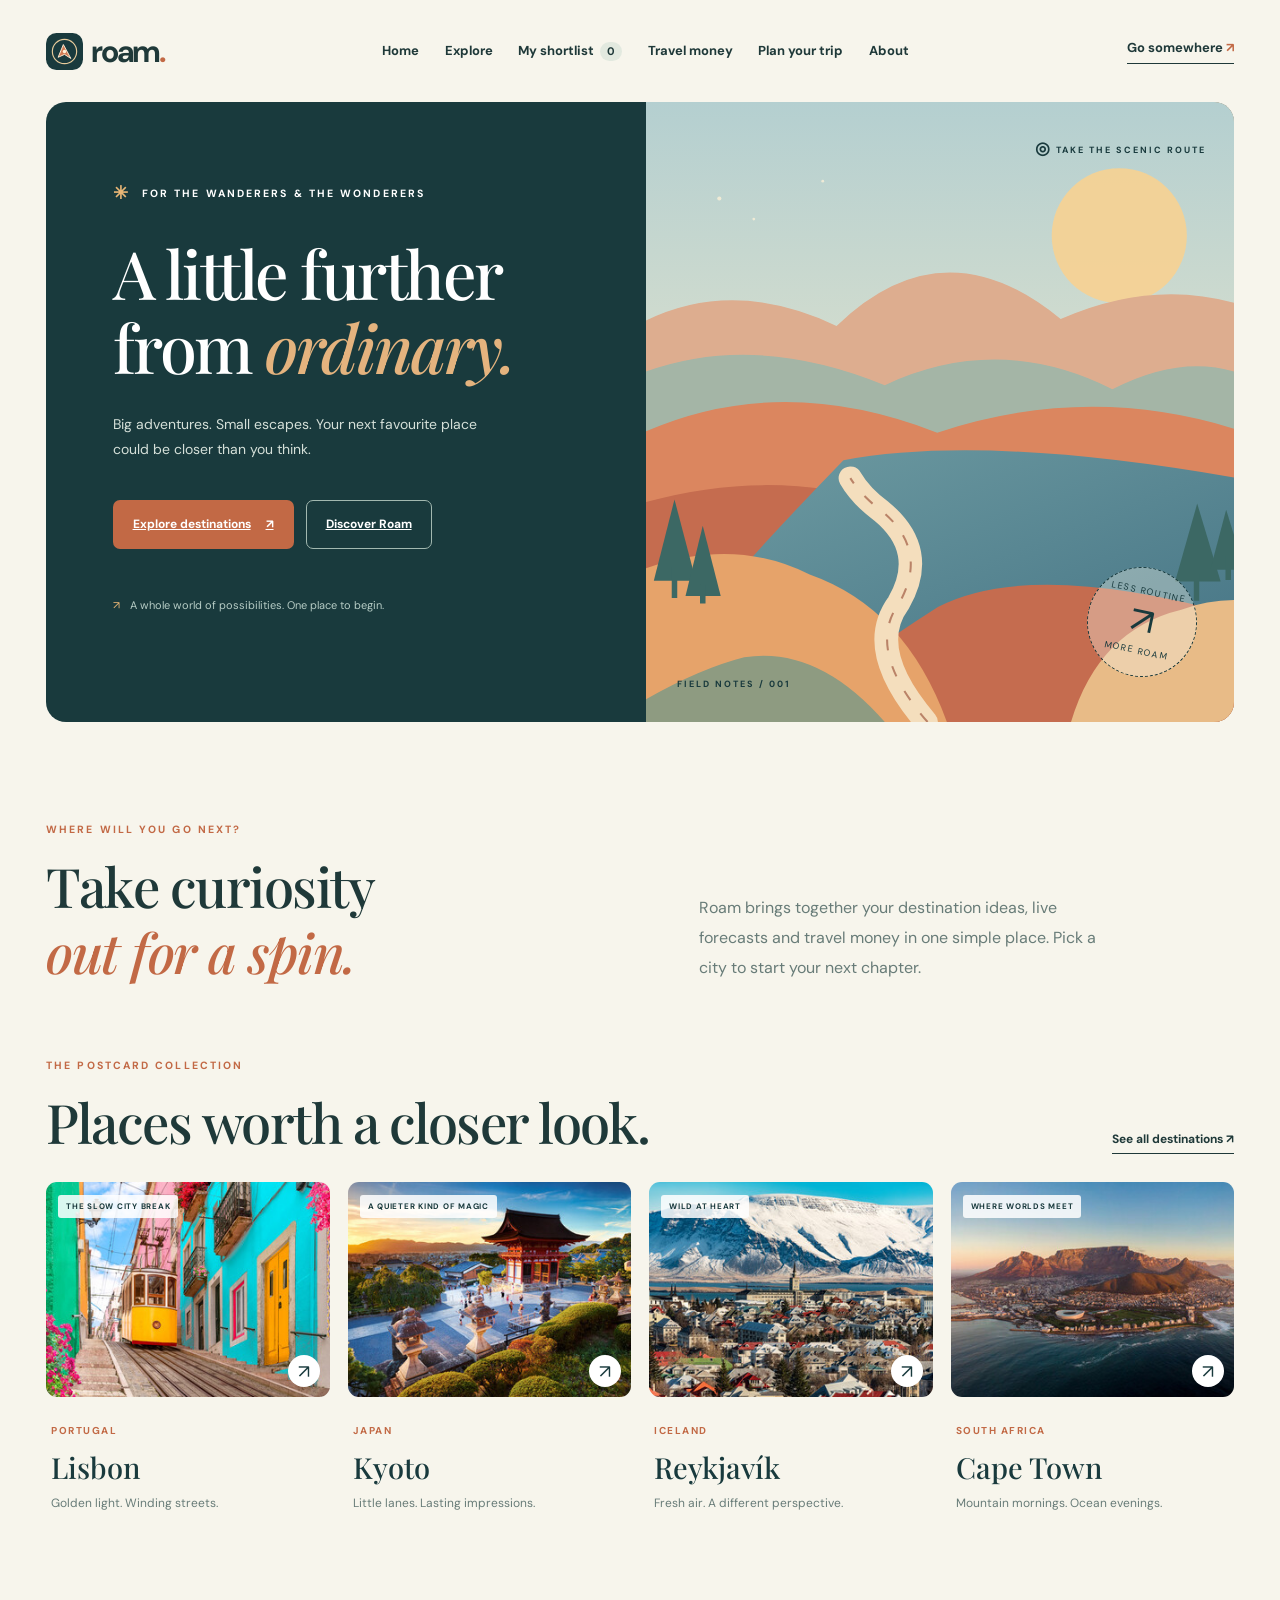
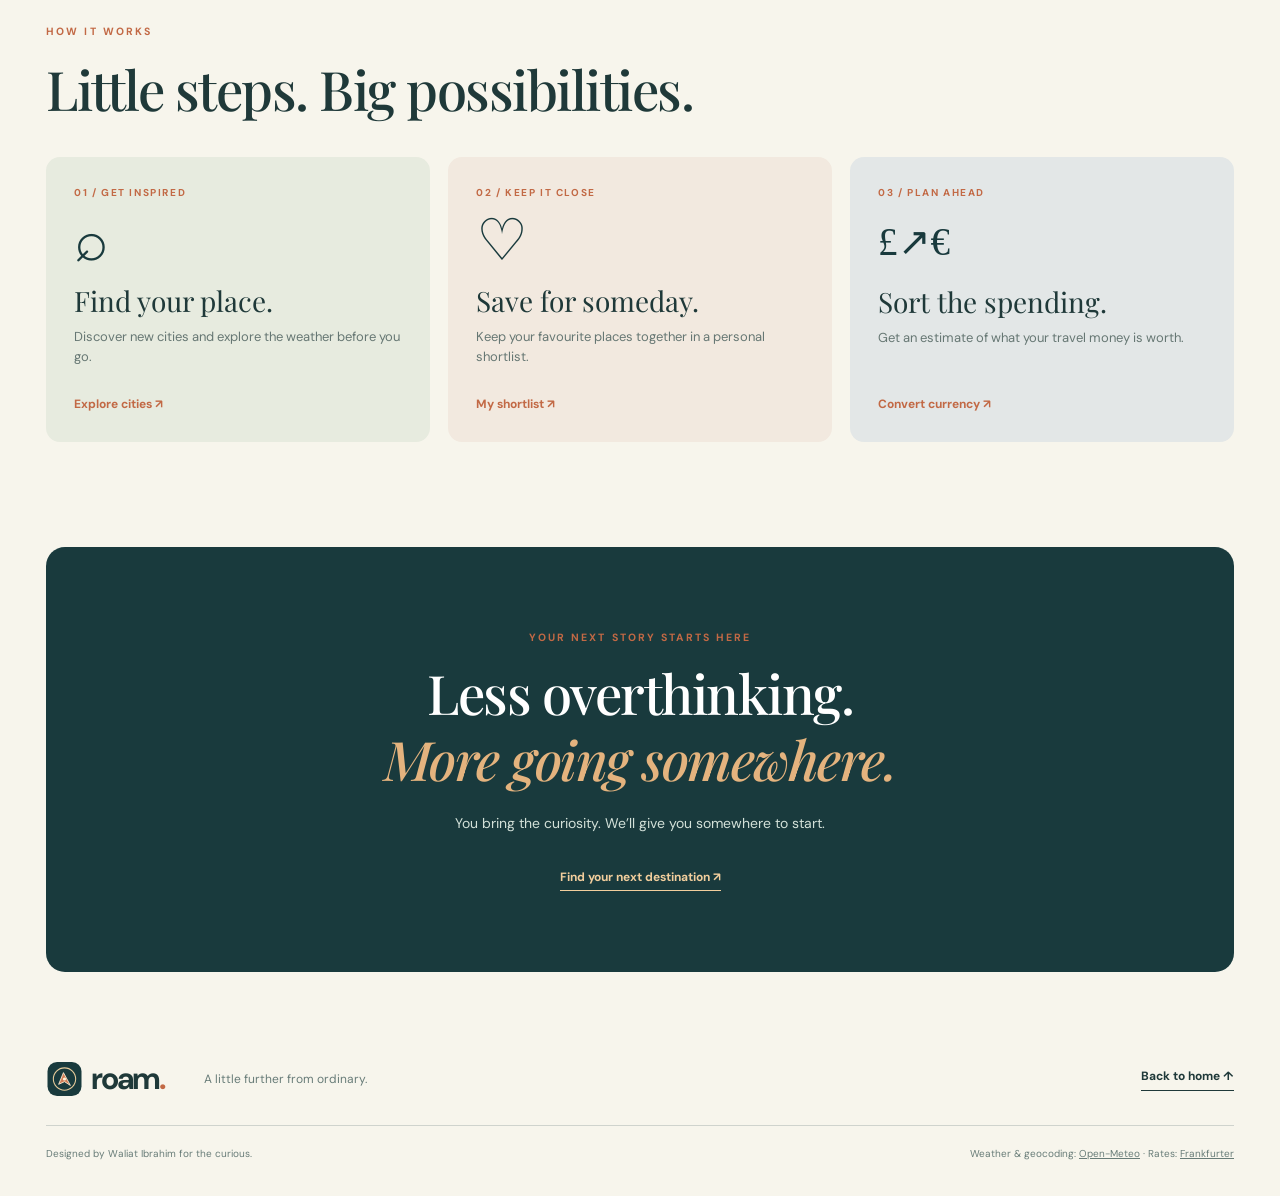
<file: index.html>
<!DOCTYPE html>
    <html lang="en">
      <head>
        <meta charset="UTF-8">
        <meta name="viewport" content="width=device-width, initial-scale=1">
        <meta name="theme-color" content="#193a3d">
        <meta name="description" content="Find beautiful destinations, check the weather, save your favourites and plan your travel money with Roam.">
        <title>Home | Roam</title>
        <link rel="icon" href="assets/logo.svg" type="image/svg+xml">
        <link rel="stylesheet" href="css/styles.css">
        <script src="js/app.js" defer></script>
      </head>
      <body data-page="index">
        <a class="skip-link" href="#main">Skip to content</a>
        <header class="site-header wrap">
          <a class="brand" href="index.html" aria-label="Roam homepage"><img src="assets/logo.svg" width="39" height="39" alt=""><span>roam<span class="brand-dot">.</span></span></a>
          <nav aria-label="Main navigation"><a href="index.html">Home</a>
<a href="explore.html">Explore</a>
<a href="shortlist.html">My shortlist <span id="saved-count" class="count">0</span></a>
<a href="travel-money.html">Travel money</a>
<a href="plan-your-trip.html">Plan your trip</a>
<a href="about.html">About</a></nav>
          <a class="header-note" href="explore.html">Go somewhere <span aria-hidden="true">↗</span></a>
        </header>
        <main id="main"><section class="hero wrap" aria-labelledby="hero-heading">
  <div class="hero-copy"><p class="eyebrow"><span class="tiny-sun" aria-hidden="true">✳</span> FOR THE WANDERERS &amp; THE WONDERERS</p>
    <h1 id="hero-heading">A little further<br>from <em>ordinary.</em></h1>
    <p class="hero-description">Big adventures. Small escapes. Your next favourite place could be closer than you think.</p>
    <div class="hero-buttons"><a class="button primary" href="explore.html">Explore destinations <span aria-hidden="true">↗</span></a><a class="button light-outline" href="about.html">Discover Roam</a></div>
    <p class="hero-footnote"><span class="small-compass" aria-hidden="true">↗</span> A whole world of possibilities. One place to begin.</p>
  </div>
  <div class="hero-art"><img src="assets/hero-landscape.svg" alt="Illustrated winding road through terracotta hills leading to a blue lake" width="960" height="900" fetchpriority="high"><span class="art-caption"><span aria-hidden="true">◎</span> TAKE THE SCENIC ROUTE</span><div class="art-stamp" aria-hidden="true"><span>LESS ROUTINE</span><strong>↗</strong><span>MORE ROAM</span></div><span class="art-number" aria-hidden="true">FIELD NOTES / 001</span></div>
</section>
<section class="home-intro wrap"><div><p class="eyebrow">WHERE WILL YOU GO NEXT?</p><h2>Take curiosity<br><em>out for a spin.</em></h2></div><p>Roam brings together your destination ideas, live forecasts and travel money in one simple place. Pick a city to start your next chapter.</p></section>
<section class="wrap home-feature" aria-labelledby="home-feature-title"><div class="section-heading"><div><p class="eyebrow">THE POSTCARD COLLECTION</p><h2 id="home-feature-title">Places worth a closer look.</h2></div><a class="text-link" href="explore.html">See all destinations ↗</a></div><div class="destination-grid"><article class="destination-card" data-category="city coast"><a class="postcard" href="destination.html?city=lisbon" aria-label="Explore Lisbon, Portugal"><div class="postcard-art"><img src="assets/Lisbon.jpg" alt="Illustration of warm Lisbon rooftops beside the water" width="800" height="500" loading="lazy"><span class="postcard-tag">THE SLOW CITY BREAK</span><span class="card-arrow" aria-hidden="true">↗</span></div><div class="postcard-copy"><span class="country-label">PORTUGAL</span><h3>Lisbon</h3><p>Golden light. Winding streets.</p></div></a></article>
<article class="destination-card" data-category="city nature"><a class="postcard" href="destination.html?city=kyoto" aria-label="Explore Kyoto, Japan"><div class="postcard-art"><img src="assets/KYOTO.jpg" alt="Illustration of a traditional Kyoto pagoda against green hills" width="800" height="500" loading="lazy"><span class="postcard-tag">A QUIETER KIND OF MAGIC</span><span class="card-arrow" aria-hidden="true">↗</span></div><div class="postcard-copy"><span class="country-label">JAPAN</span><h3>Kyoto</h3><p>Little lanes. Lasting impressions.</p></div></a></article>
<article class="destination-card" data-category="coast nature"><a class="postcard" href="destination.html?city=reykjavik" aria-label="Explore Reykjavík, Iceland"><div class="postcard-art"><img src="assets/REYKJAVIK.jpg" alt="Illustration of mountains and colourful Reykjavík rooftops" width="800" height="500" loading="lazy"><span class="postcard-tag">WILD AT HEART</span><span class="card-arrow" aria-hidden="true">↗</span></div><div class="postcard-copy"><span class="country-label">ICELAND</span><h3>Reykjavík</h3><p>Fresh air. A different perspective.</p></div></a></article>
<article class="destination-card" data-category="city coast nature"><a class="postcard" href="destination.html?city=cape-town" aria-label="Explore Cape Town, South Africa"><div class="postcard-art"><img src="assets/Capetown.jpg" alt="Illustration of Cape Town beneath Table Mountain" width="800" height="500" loading="lazy"><span class="postcard-tag">WHERE WORLDS MEET</span><span class="card-arrow" aria-hidden="true">↗</span></div><div class="postcard-copy"><span class="country-label">SOUTH AFRICA</span><h3>Cape Town</h3><p>Mountain mornings. Ocean evenings.</p></div></a></article></div></section>
<section class="home-steps wrap" aria-labelledby="steps-heading"><div class="section-heading"><div><p class="eyebrow">HOW IT WORKS</p><h2 id="steps-heading">Little steps. Big possibilities.</h2></div></div><div class="step-grid">
<a class="step-card" href="explore.html"><span class="step-number">01 / GET INSPIRED</span><span class="step-symbol" aria-hidden="true">⌕</span><h3>Find your place.</h3><p>Discover new cities and explore the weather before you go.</p><span class="step-action">Explore cities ↗</span></a>
<a class="step-card" href="shortlist.html"><span class="step-number">02 / KEEP IT CLOSE</span><span class="step-symbol" aria-hidden="true">♡</span><h3>Save for someday.</h3><p>Keep your favourite places together in a personal shortlist.</p><span class="step-action">My shortlist ↗</span></a>
<a class="step-card" href="travel-money.html"><span class="step-number">03 / PLAN AHEAD</span><span class="step-symbol" aria-hidden="true">£↗€</span><h3>Sort the spending.</h3><p>Get an estimate of what your travel money is worth.</p><span class="step-action">Convert currency ↗</span></a>
</div></section>
<section class="about-section wrap home-closer"><p class="eyebrow">YOUR NEXT STORY STARTS HERE</p><h2>Less overthinking.<br><em>More going somewhere.</em></h2><p>You bring the curiosity. We’ll give you somewhere to start.</p><a class="text-link" href="explore.html">Find your next destination ↗</a></section></main>
        <footer class="site-footer wrap">
          <div class="footer-top">
            <a class="brand" href="index.html" aria-label="Roam homepage"><img src="assets/logo.svg" width="34" height="34" alt=""><span>roam<span class="brand-dot">.</span></span></a>
            <p>A little further from ordinary.</p>
            <a href="index.html" class="text-link">Back to home ↑</a>
          </div>
          <div class="footer-bottom"><span>Designed by Waliat Ibrahim for the curious.</span><p>Weather &amp; geocoding: <a href="https://open-meteo.com/" target="_blank" rel="noopener noreferrer">Open-Meteo</a> · Rates: <a href="https://frankfurter.dev/" target="_blank" rel="noopener noreferrer">Frankfurter</a></p></div>
        </footer>
        <div id="toast" class="toast" role="status" aria-live="polite"></div>
        <noscript><p class="noscript">Enable JavaScript for destination search, live forecasts, favourites and currency conversion.</p></noscript>
      </body>
    </html>
</file>
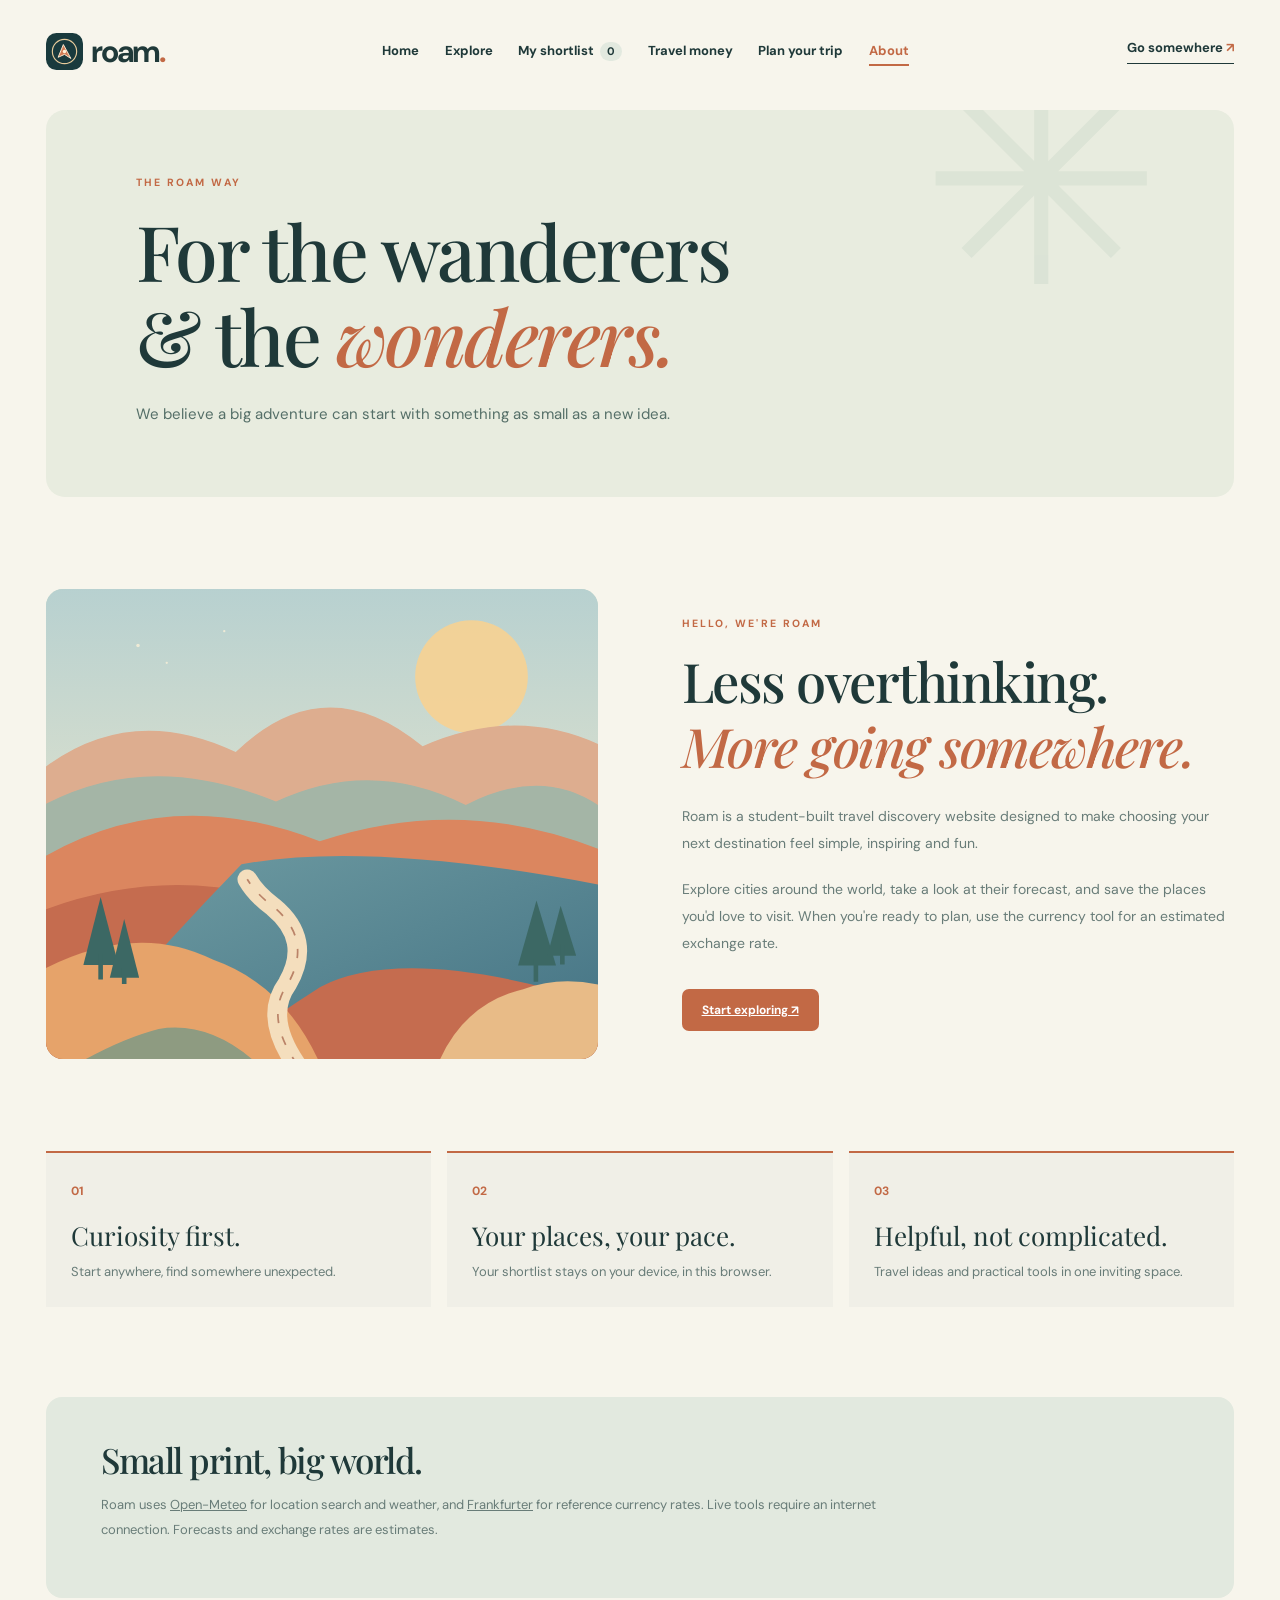
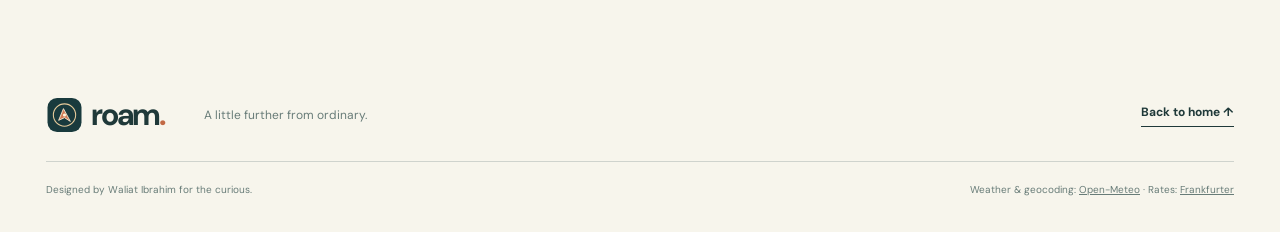
<file: about.html>
<!DOCTYPE html>
    <html lang="en">
      <head>
        <meta charset="UTF-8">
        <meta name="viewport" content="width=device-width, initial-scale=1">
        <meta name="theme-color" content="#193a3d">
        <meta name="description" content="Find beautiful destinations, check the weather, save your favourites and plan your travel money with Roam.">
        <title>About Roam | Roam</title>
        <link rel="icon" href="assets/logo.svg" type="image/svg+xml">
        <link rel="stylesheet" href="css/styles.css">
        <script src="js/app.js" defer></script>
      </head>
      <body data-page="about">
        <a class="skip-link" href="#main">Skip to content</a>
        <header class="site-header wrap">
          <a class="brand" href="index.html" aria-label="Roam homepage"><img src="assets/logo.svg" width="39" height="39" alt=""><span>roam<span class="brand-dot">.</span></span></a>
          <nav aria-label="Main navigation"><a href="index.html">Home</a>
<a href="explore.html">Explore</a>
<a href="shortlist.html">My shortlist <span id="saved-count" class="count">0</span></a>
<a href="travel-money.html">Travel money</a>
<a href="plan-your-trip.html">Plan your trip</a>
<a href="about.html" aria-current="page">About</a></nav>
          <a class="header-note" href="explore.html">Go somewhere <span aria-hidden="true">↗</span></a>
        </header>
        <main id="main"><section class="page-banner wrap" aria-labelledby="about-title"><p class="eyebrow">THE ROAM WAY</p><h1 id="about-title">For the wanderers<br>&amp; the <em>wonderers.</em></h1><p>We believe a big adventure can start with something as small as a new idea.</p></section><section class="about-content wrap"><div class="about-illustration"><img src="assets/hero-landscape.svg" alt="Winding scenic path through a colourful landscape" width="960" height="900"></div><div class="about-story"><p class="eyebrow">HELLO, WE'RE ROAM</p><h2>Less overthinking.<br><em>More going somewhere.</em></h2><p>Roam is a student-built travel discovery website designed to make choosing your next destination feel simple, inspiring and fun.</p><p>Explore cities around the world, take a look at their forecast, and save the places you'd love to visit. When you're ready to plan, use the currency tool for an estimated exchange rate.</p><a class="button primary" href="explore.html">Start exploring ↗</a></div></section><section class="wrap about-values"><div><span>01</span><h3>Curiosity first.</h3><p>Start anywhere, find somewhere unexpected.</p></div><div><span>02</span><h3>Your places, your pace.</h3><p>Your shortlist stays on your device, in this browser.</p></div><div><span>03</span><h3>Helpful, not complicated.</h3><p>Travel ideas and practical tools in one inviting space.</p></div></section><section class="wrap credit-section"><h2>Small print, big world.</h2><p>Roam uses <a href="https://open-meteo.com/" target="_blank" rel="noopener noreferrer">Open-Meteo</a> for location search and weather, and <a href="https://frankfurter.dev/" target="_blank" rel="noopener noreferrer">Frankfurter</a> for reference currency rates. Live tools require an internet connection. Forecasts and exchange rates are estimates.</p></section></main>
        <footer class="site-footer wrap">
          <div class="footer-top">
            <a class="brand" href="index.html" aria-label="Roam homepage"><img src="assets/logo.svg" width="34" height="34" alt=""><span>roam<span class="brand-dot">.</span></span></a>
            <p>A little further from ordinary.</p>
            <a href="index.html" class="text-link">Back to home ↑</a>
          </div>
          <div class="footer-bottom"><span>Designed by Waliat Ibrahim for the curious.</span><p>Weather &amp; geocoding: <a href="https://open-meteo.com/" target="_blank" rel="noopener noreferrer">Open-Meteo</a> · Rates: <a href="https://frankfurter.dev/" target="_blank" rel="noopener noreferrer">Frankfurter</a></p></div>
        </footer>
        <div id="toast" class="toast" role="status" aria-live="polite"></div>
        <noscript><p class="noscript">Enable JavaScript for destination search, live forecasts, favourites and currency conversion.</p></noscript>
      </body>
    </html>
</file>
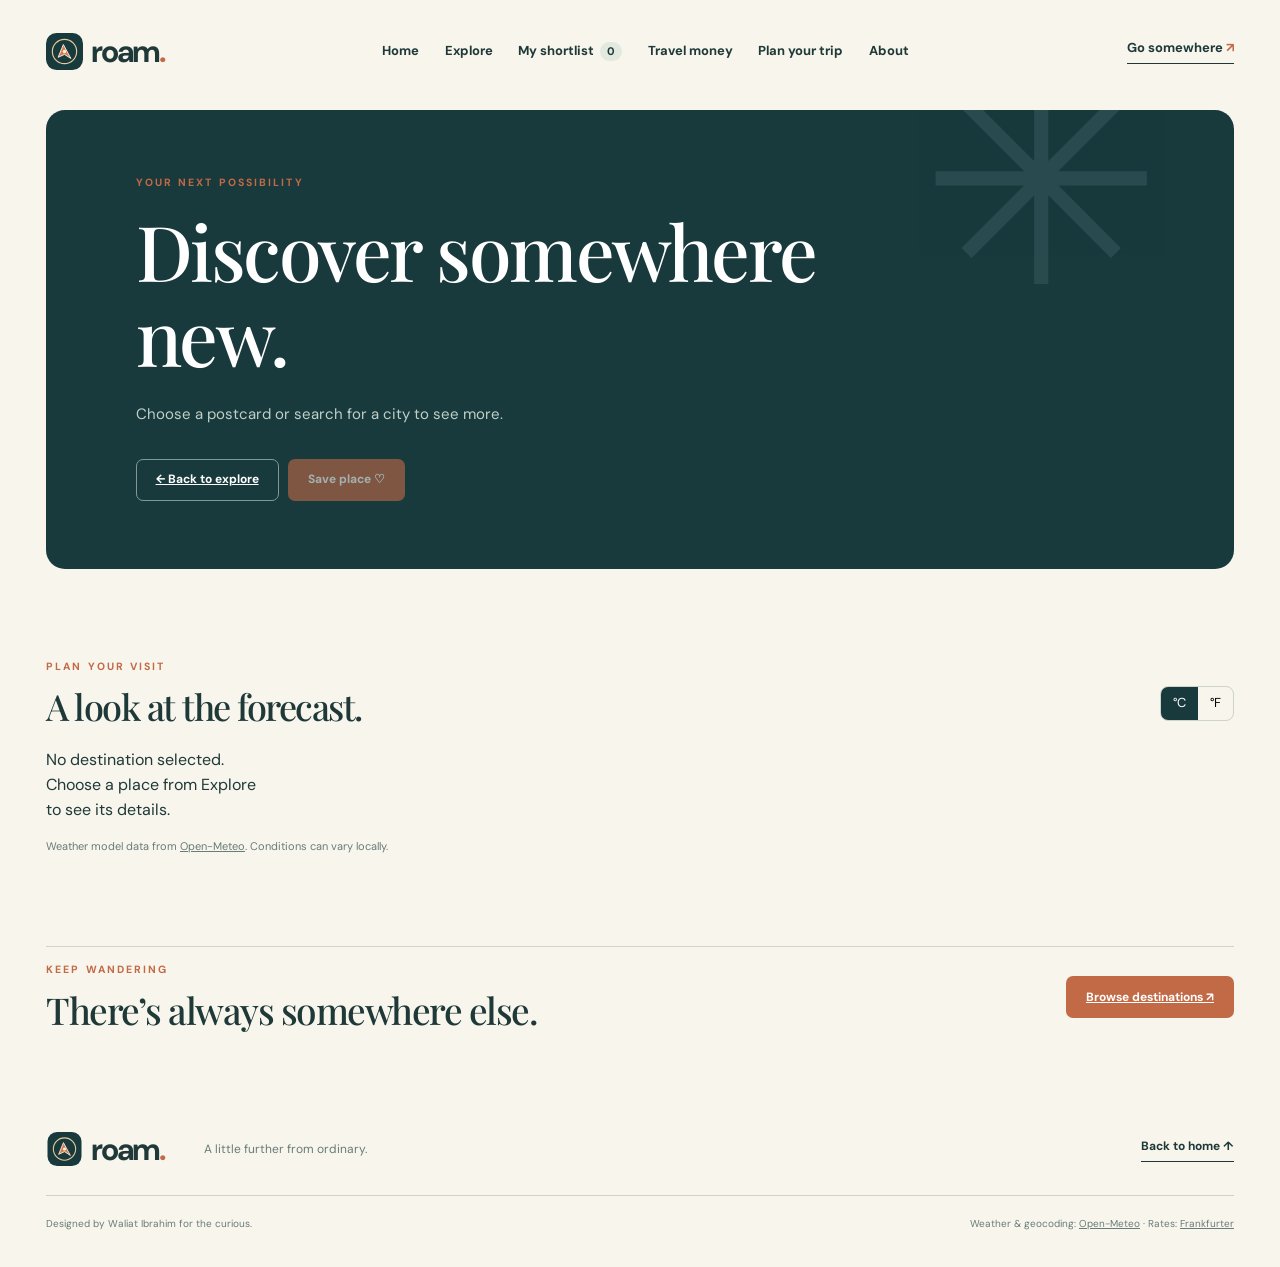
<file: destination.html>
<!DOCTYPE html>
    <html lang="en">
      <head>
        <meta charset="UTF-8">
        <meta name="viewport" content="width=device-width, initial-scale=1">
        <meta name="theme-color" content="#193a3d">
        <meta name="description" content="Find beautiful destinations, check the weather, save your favourites and plan your travel money with Roam.">
        <title>Destination details | Roam</title>
        <link rel="icon" href="assets/logo.svg" type="image/svg+xml">
        <link rel="stylesheet" href="css/styles.css">
        <script src="js/app.js" defer></script>
      </head>
      <body data-page="destination">
        <a class="skip-link" href="#main">Skip to content</a>
        <header class="site-header wrap">
          <a class="brand" href="index.html" aria-label="Roam homepage"><img src="assets/logo.svg" width="39" height="39" alt=""><span>roam<span class="brand-dot">.</span></span></a>
          <nav aria-label="Main navigation"><a href="index.html">Home</a>
<a href="explore.html">Explore</a>
<a href="shortlist.html">My shortlist <span id="saved-count" class="count">0</span></a>
<a href="travel-money.html">Travel money</a>
<a href="plan-your-trip.html">Plan your trip</a>
<a href="about.html">About</a></nav>
          <a class="header-note" href="explore.html">Go somewhere <span aria-hidden="true">↗</span></a>
        </header>
        <main id="main"><section class="page-banner wrap destination-banner" aria-labelledby="destination-title"><p class="eyebrow">YOUR NEXT POSSIBILITY</p><h1 id="destination-title" tabindex="-1">Discover somewhere new.</h1><p id="destination-subtitle">Choose a postcard or search for a city to see more.</p><div class="detail-actions"><a class="button quiet" href="explore.html">← Back to explore</a><button id="save-destination" type="button" class="button primary" disabled>Save place ♡</button></div></section><section class="wrap destination-section"><dl id="destination-facts" class="facts"></dl><div class="weather-heading"><div><p class="eyebrow">PLAN YOUR VISIT</p><h2>A look at the forecast.</h2></div><div class="unit-switch" role="group" aria-label="Temperature unit"><button id="unit-c" type="button" aria-pressed="true">°C</button><button id="unit-f" type="button" aria-pressed="false">°F</button></div></div><div id="weather-panel" class="weather-panel" aria-live="polite">Choose a destination to see the local forecast.</div><p class="data-credit">Weather model data from <a href="https://open-meteo.com/" target="_blank" rel="noopener noreferrer">Open-Meteo</a>. Conditions can vary locally.</p></section><section class="wrap destination-next"><div><p class="eyebrow">KEEP WANDERING</p><h2>There’s always somewhere else.</h2></div><a href="explore.html" class="button primary">Browse destinations ↗</a></section></main>
        <footer class="site-footer wrap">
          <div class="footer-top">
            <a class="brand" href="index.html" aria-label="Roam homepage"><img src="assets/logo.svg" width="34" height="34" alt=""><span>roam<span class="brand-dot">.</span></span></a>
            <p>A little further from ordinary.</p>
            <a href="index.html" class="text-link">Back to home ↑</a>
          </div>
          <div class="footer-bottom"><span>Designed by Waliat Ibrahim for the curious.</span><p>Weather &amp; geocoding: <a href="https://open-meteo.com/" target="_blank" rel="noopener noreferrer">Open-Meteo</a> · Rates: <a href="https://frankfurter.dev/" target="_blank" rel="noopener noreferrer">Frankfurter</a></p></div>
        </footer>
        <div id="toast" class="toast" role="status" aria-live="polite"></div>
        <noscript><p class="noscript">Enable JavaScript for destination search, live forecasts, favourites and currency conversion.</p></noscript>
      </body>
    </html>
</file>
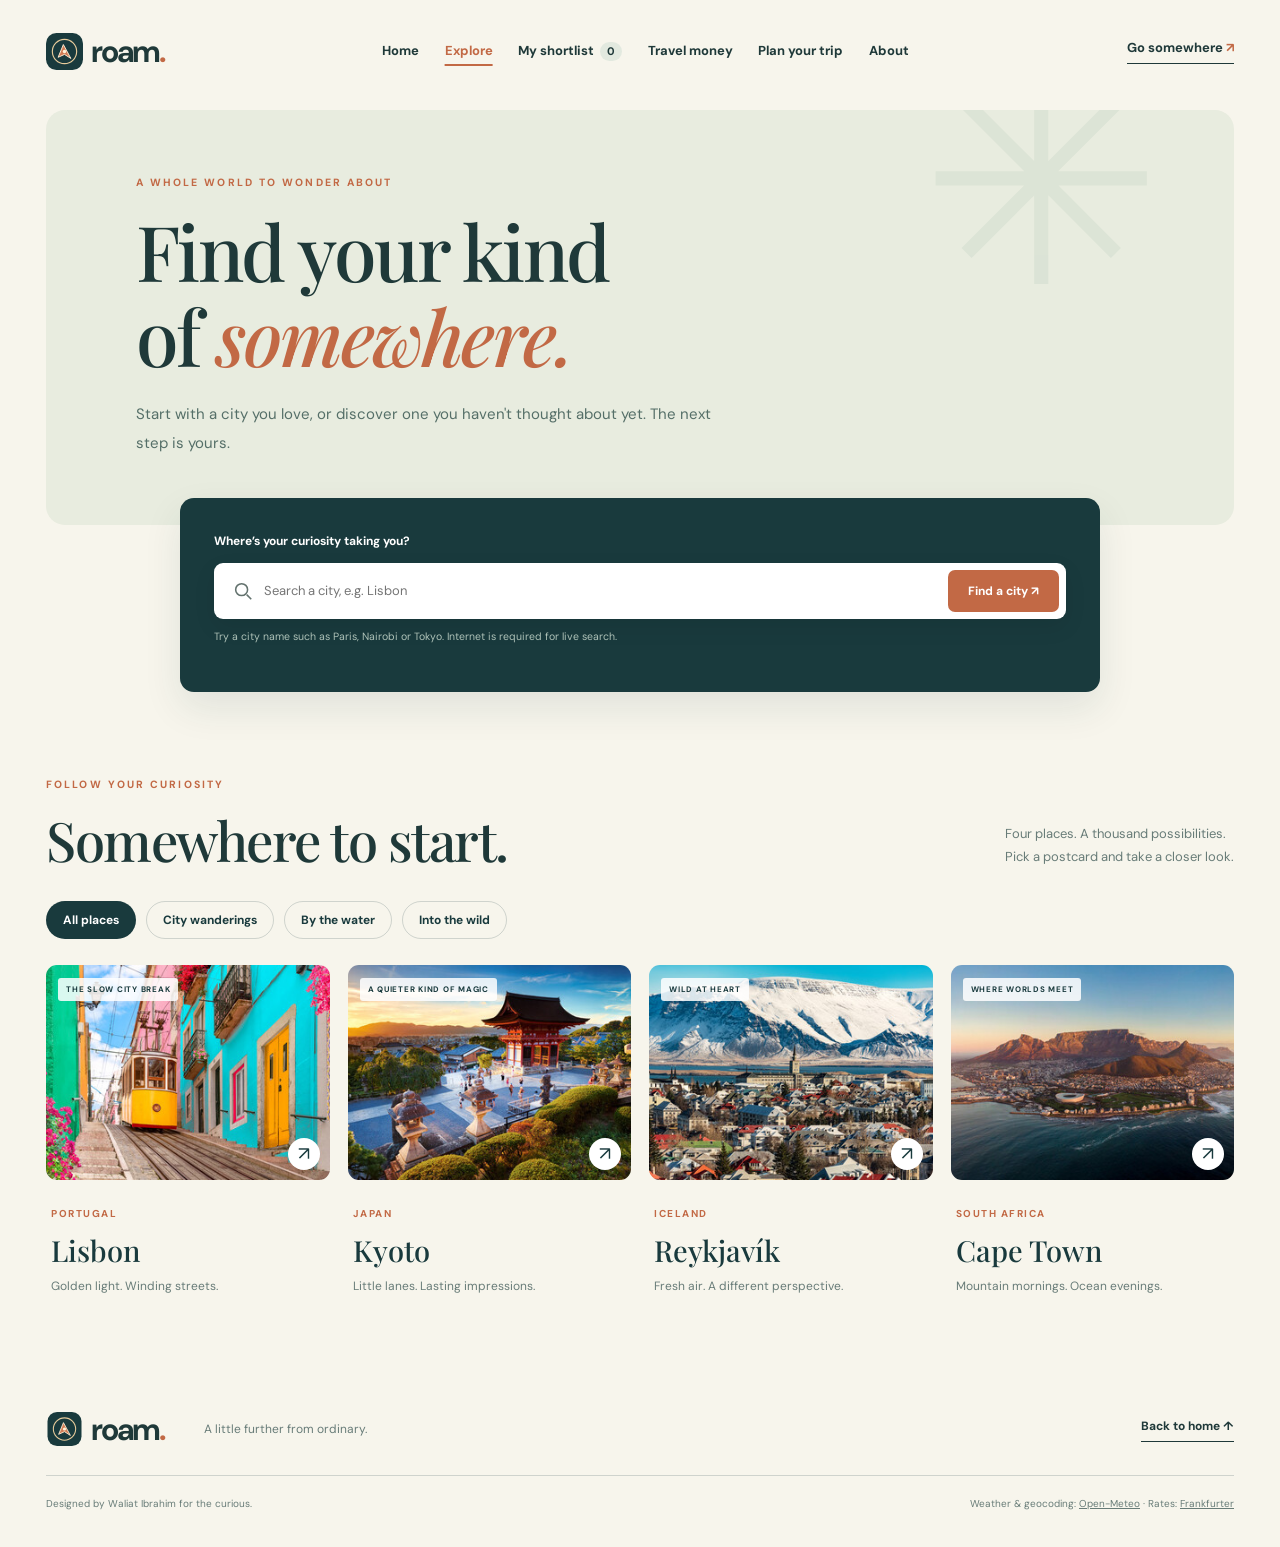
<file: explore.html>
<!DOCTYPE html>
    <html lang="en">
      <head>
        <meta charset="UTF-8">
        <meta name="viewport" content="width=device-width, initial-scale=1">
        <meta name="theme-color" content="#193a3d">
        <meta name="description" content="Find beautiful destinations, check the weather, save your favourites and plan your travel money with Roam.">
        <title>Explore destinations | Roam</title>
        <link rel="icon" href="assets/logo.svg" type="image/svg+xml">
        <link rel="stylesheet" href="css/styles.css">
        <script src="js/app.js" defer></script>
      </head>
      <body data-page="explore">
        <a class="skip-link" href="#main">Skip to content</a>
        <header class="site-header wrap">
          <a class="brand" href="index.html" aria-label="Roam homepage"><img src="assets/logo.svg" width="39" height="39" alt=""><span>roam<span class="brand-dot">.</span></span></a>
          <nav aria-label="Main navigation"><a href="index.html">Home</a>
<a href="explore.html" aria-current="page">Explore</a>
<a href="shortlist.html">My shortlist <span id="saved-count" class="count">0</span></a>
<a href="travel-money.html">Travel money</a>
<a href="plan-your-trip.html">Plan your trip</a>
<a href="about.html">About</a></nav>
          <a class="header-note" href="explore.html">Go somewhere <span aria-hidden="true">↗</span></a>
        </header>
        <main id="main"><section class="page-banner wrap" aria-labelledby="explore-title"><p class="eyebrow">A WHOLE WORLD TO WONDER ABOUT</p><h1 id="explore-title">Find your kind<br>of <em>somewhere.</em></h1><p>Start with a city you love, or discover one you haven't thought about yet. The next step is yours.</p></section>
<section class="wrap search-area" aria-label="Search for destinations"><form id="search-form" class="search-form" role="search"><label for="city-query">Where’s your curiosity taking you?</label><div class="search-field"><svg viewBox="0 0 24 24" fill="none" stroke="currentColor" stroke-width="1.7" aria-hidden="true"><circle cx="10.5" cy="10.5" r="6.5"/><path d="m16 16 5 5"/></svg><input id="city-query" name="city" type="search" placeholder="Search a city, e.g. Lisbon" required minlength="2" maxlength="100" autocomplete="off" aria-describedby="search-hint search-status"><button class="button primary" type="submit">Find a city ↗</button></div><p id="search-hint" class="field-hint">Try a city name such as Paris, Nairobi or Tokyo. Internet is required for live search.</p></form><p id="search-status" class="status" role="status" aria-live="polite"></p><div id="search-results" class="search-results"></div></section>
<section class="inspiration wrap" aria-labelledby="inspiration-heading"><div class="section-heading"><div><p class="eyebrow">FOLLOW YOUR CURIOSITY</p><h2 id="inspiration-heading">Somewhere to start.</h2></div><p class="section-intro">Four places. A thousand possibilities.<br>Pick a postcard and take a closer look.</p></div><div class="filters" role="group" aria-label="Filter destination inspiration"><button type="button" data-filter="all" aria-pressed="true">All places</button><button type="button" data-filter="city" aria-pressed="false">City wanderings</button><button type="button" data-filter="coast" aria-pressed="false">By the water</button><button type="button" data-filter="nature" aria-pressed="false">Into the wild</button></div><div class="destination-grid"><article class="destination-card" data-category="city coast"><a class="postcard" href="destination.html?city=lisbon" aria-label="Explore Lisbon, Portugal"><div class="postcard-art"><img src="assets/Lisbon.jpg" width="800" height="500" loading="lazy"><span class="postcard-tag">THE SLOW CITY BREAK</span><span class="card-arrow" aria-hidden="true">↗</span></div><div class="postcard-copy"><span class="country-label">PORTUGAL</span><h3>Lisbon</h3><p>Golden light. Winding streets.</p></div></a></article>
<article class="destination-card" data-category="city nature"><a class="postcard" href="destination.html?city=kyoto" aria-label="Explore Kyoto, Japan"><div class="postcard-art"><img src="assets/KYOTO.jpg" width="800" height="500" loading="lazy"><span class="postcard-tag">A QUIETER KIND OF MAGIC</span><span class="card-arrow" aria-hidden="true">↗</span></div><div class="postcard-copy"><span class="country-label">JAPAN</span><h3>Kyoto</h3><p>Little lanes. Lasting impressions.</p></div></a></article>
<article class="destination-card" data-category="coast nature"><a class="postcard" href="destination.html?city=reykjavik" aria-label="Explore Reykjavík, Iceland"><div class="postcard-art"><img src="assets/REYKJAVIK.jpg" width="800" height="500" loading="lazy"><span class="postcard-tag">WILD AT HEART</span><span class="card-arrow" aria-hidden="true">↗</span></div><div class="postcard-copy"><span class="country-label">ICELAND</span><h3>Reykjavík</h3><p>Fresh air. A different perspective.</p></div></a></article>
<article class="destination-card" data-category="city coast nature"><a class="postcard" href="destination.html?city=cape-town" aria-label="Explore Cape Town, South Africa"><div class="postcard-art"><img src="assets/Capetown.jpg" width="800" height="500" loading="lazy"><span class="postcard-tag">WHERE WORLDS MEET</span><span class="card-arrow" aria-hidden="true">↗</span></div><div class="postcard-copy"><span class="country-label">SOUTH AFRICA</span><h3>Cape Town</h3><p>Mountain mornings. Ocean evenings.</p></div></a></article></div></section></main>
         <footer class="site-footer wrap">
          <div class="footer-top">
            <a class="brand" href="index.html" aria-label="Roam homepage"><img src="assets/logo.svg" width="34" height="34" alt=""><span>roam<span class="brand-dot">.</span></span></a>
            <p>A little further from ordinary.</p>
            <a href="index.html" class="text-link">Back to home ↑</a>
          </div>
          <div class="footer-bottom"><span>Designed by Waliat Ibrahim for the curious.</span><p>Weather &amp; geocoding: <a href="https://open-meteo.com/" target="_blank" rel="noopener noreferrer">Open-Meteo</a> · Rates: <a href="https://frankfurter.dev/" target="_blank" rel="noopener noreferrer">Frankfurter</a></p></div>
        </footer>
        <div id="toast" class="toast" role="status" aria-live="polite"></div>
        <noscript><p class="noscript">Enable JavaScript for destination search, live forecasts, favourites and currency conversion.</p></noscript>
      </body>
    </html>
</file>
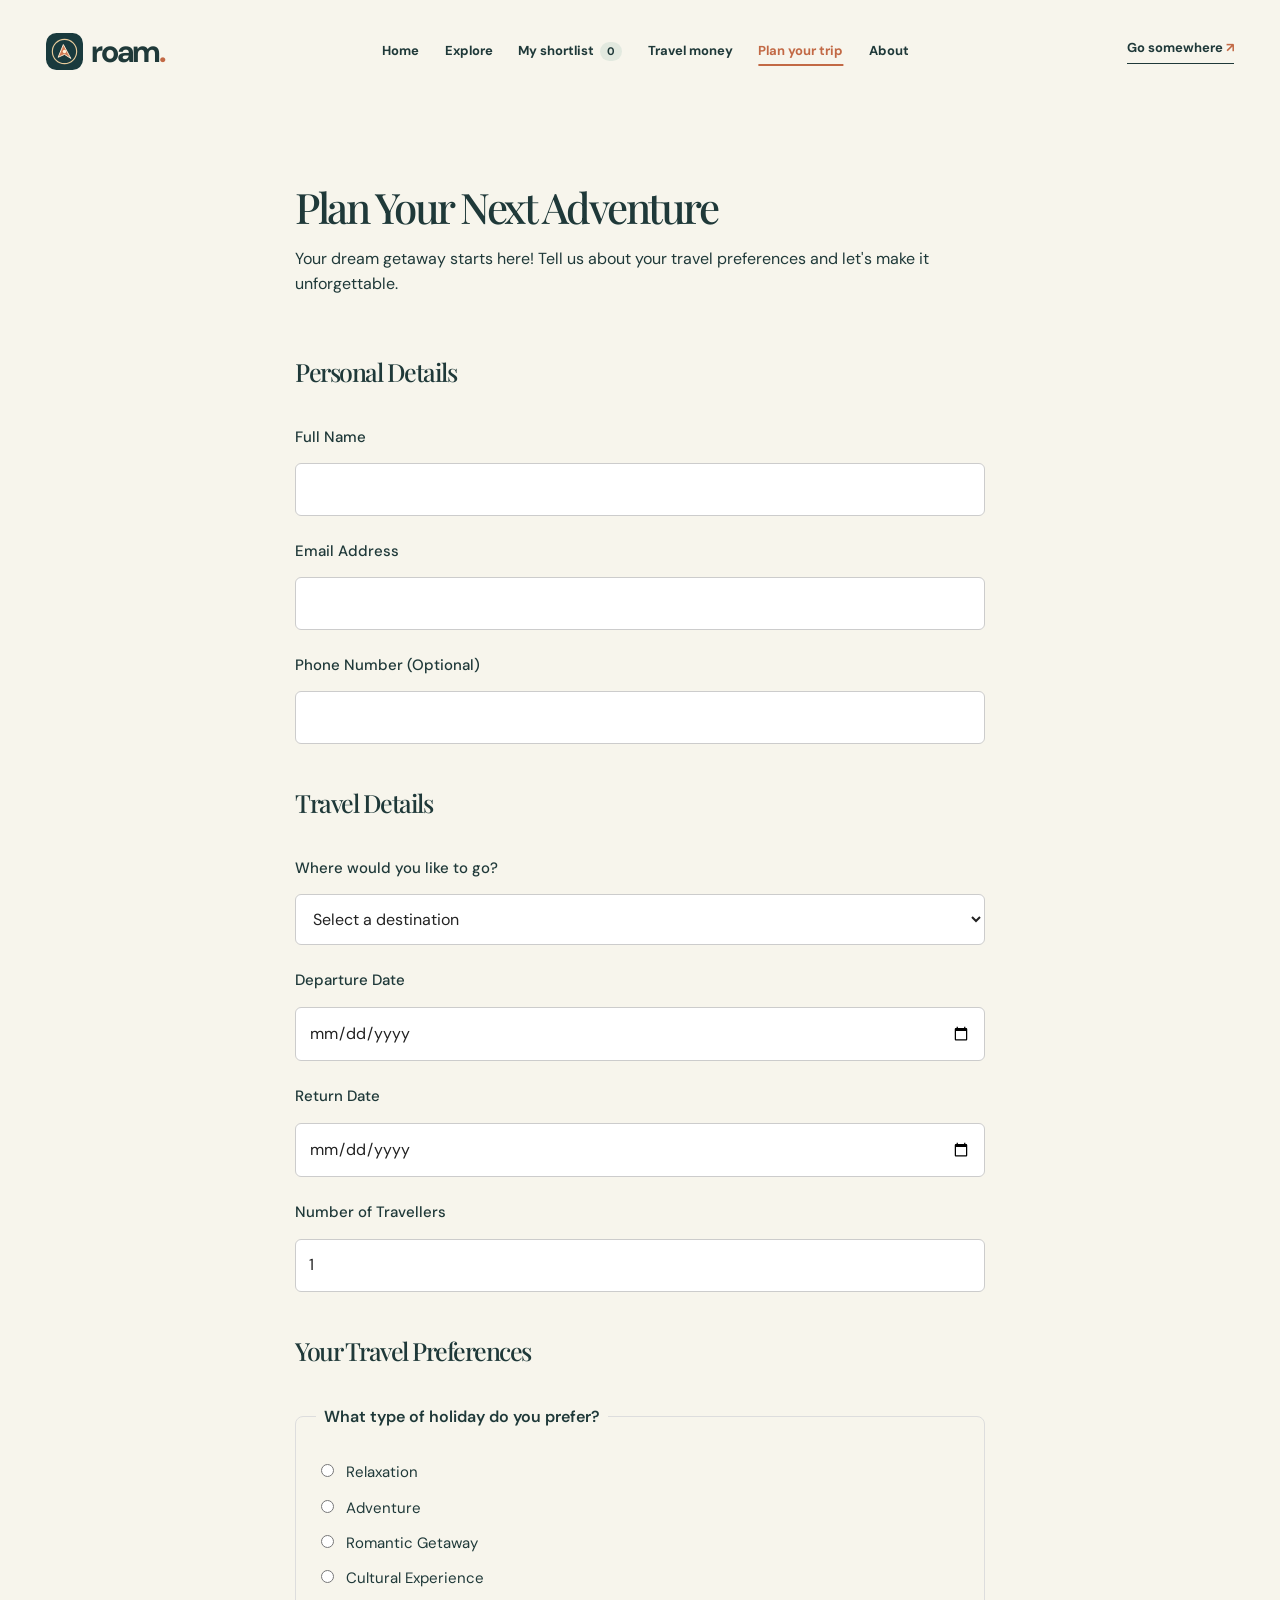
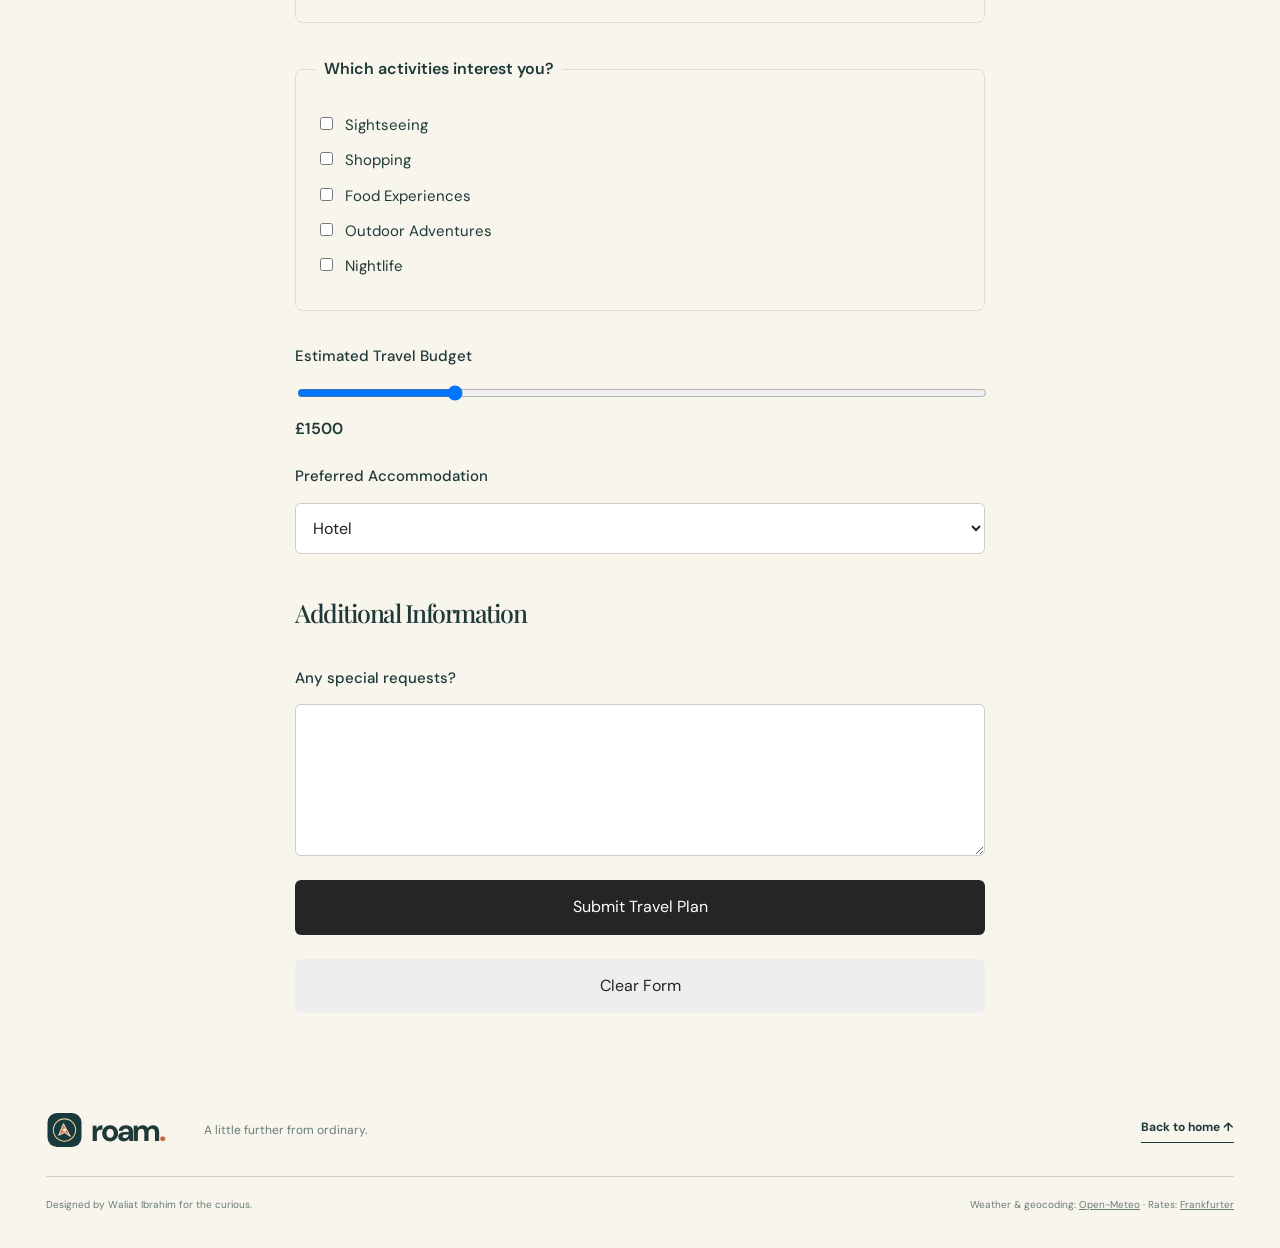
<file: plan-your-trip.html>
<!DOCTYPE html>

    <html lang="en">
      <head>
        <meta charset="UTF-8">
        <meta name="viewport" content="width=device-width, initial-scale=1">
        <meta name="theme-color" content="#193a3d">
        <meta name="description" content="Find beautiful destinations, check the weather, save your favourites and plan your travel money with Roam.">
        <title>Plan your trip | Roam</title>
        <link rel="icon" href="assets/logo.svg" type="image/svg+xml">
        <link rel="stylesheet" href="css/styles.css">
        <script src="js/app.js" defer></script>
      </head>
      <body data-page="plan-your-trip">
        <a class="skip-link" href="#main">Skip to content</a>
        <header class="site-header wrap">
          <a class="brand" href="index.html" aria-label="Roam homepage"><img src="assets/logo.svg" width="39" height="39" alt=""><span>roam<span class="brand-dot">.</span></span></a>
          <nav aria-label="Main navigation"><a href="index.html">Home</a>
<a href="explore.html">Explore</a>
<a href="shortlist.html">My shortlist <span id="saved-count" class="count">0</span></a>
<a href="travel-money.html">Travel money</a>
<a href="plan-your-trip.html" aria-current="page">Plan your trip</a>
<a href="about.html">About</a></nav>
          <a class="header-note" href="explore.html">Go somewhere <span aria-hidden="true">↗</span></a>
        </header>
         <main>
    <section class="travel-planner">

      <h1>Plan Your Next Adventure</h1>
      <p>
        Your dream getaway starts here!
        Tell us about your travel preferences
        and let's make it unforgettable.
      </p>

      <form id="tripForm">
        <h2>Personal Details</h2>
        <label for="fullName">Full Name</label>
        <input type="text" id="fullName"
               name="fullName" required>
        <label for="email">Email Address</label>
        <input type="email" id="email"
               name="email" required>
        <label for="phone">Phone Number (Optional)</label>
        <input type="tel" id="phone"
               name="phone">
        <h2>Travel Details</h2>
        <label for="destination">
          Where would you like to go?
        </label>
        <select id="destination"
                name="destination" required>
          <option value="">
            Select a destination
          </option>
          <option value="Lisbon">Lisbon</option>
          <option value="Cape Town">Cape Town</option>
          <option value="Kyoto">Kyoto</option>
          <option value="Reykjavik">Reykjavik</option>
          <option value="Maldives">Maldives</option>
          <option value="Tokyo">Tokyo</option>
          <option value="Other">Other</option>
        </select>

        <label for="departure">
          Departure Date
        </label>
        <input type="date" id="departure"
               name="departure" required>

        <label for="returnDate">
          Return Date
        </label>
        <input type="date" id="returnDate"
               name="returnDate" required>

        <label for="travellers">
          Number of Travellers
        </label>
        <input type="number" id="travellers"
               name="travellers"
               min="1" max="20" value="1"
               required>

        <h2>Your Travel Preferences</h2>
        <fieldset>
          <legend>What type of holiday do you prefer?</legend>
          <label>
            <input type="radio" name="holidayType"
                   value="Relaxation" required>
            Relaxation
          </label>

          <label>
            <input type="radio" name="holidayType"
                   value="Adventure">
            Adventure
          </label>

          <label>
            <input type="radio" name="holidayType"
                   value="Romantic">
            Romantic Getaway
          </label>

          <label>
            <input type="radio" name="holidayType"
                   value="Cultural">
            Cultural Experience
          </label>
        </fieldset>

        <fieldset>
          <legend>
            Which activities interest you?
          </legend>

          <label>
            <input type="checkbox" name="activities"
                   value="Sightseeing">
            Sightseeing
          </label>

          <label>
            <input type="checkbox" name="activities"
                   value="Shopping">
            Shopping
          </label>
          <label>
            <input type="checkbox" name="activities"
                   value="Food Experiences">
            Food Experiences
          </label>
          <label>
            <input type="checkbox" name="activities"
                   value="Outdoor Adventures">
            Outdoor Adventures
          </label>
          <label>
            <input type="checkbox" name="activities"
                   value="Nightlife">
            Nightlife
          </label>
        </fieldset>
        <label for="budget">
          Estimated Travel Budget
        </label>
        <input type="range" id="budget"
               name="budget"
               min="500" max="5000"
               step="100" value="1500">
        <output id="budgetValue" for="budget">
          £1500
        </output>
        <label for="accommodation">
          Preferred Accommodation
        </label>
        <select id="accommodation"
                name="accommodation">
          <option value="Hotel">Hotel</option>
          <option value="Resort">Resort</option>
          <option value="Apartment">Apartment</option>
          <option value="Villa">Villa</option>
          <option value="Hostel">Hostel</option>
        </select>
        <h2>Additional Information</h2>
        <label for="requests">
          Any special requests?
        </label>
        <textarea id="requests" name="requests"
                  rows="5"
                  placeholder="Tell us about your ideal trip...">
        </textarea>
        <button type="submit">
          Submit Travel Plan
        </button>
        <button type="reset">
          Clear Form
        </button>
      </form>
      <p id="confirmation" role="status"></p>
    </section>
  </main>
        <footer class="site-footer wrap">
          <div class="footer-top">
            <a class="brand" href="index.html" aria-label="Roam homepage"><img src="assets/logo.svg" width="34" height="34" alt=""><span>roam<span class="brand-dot">.</span></span></a>
            <p>A little further from ordinary.</p>
            <a href="index.html" class="text-link">Back to home ↑</a>
          </div>
          <div class="footer-bottom"><span>Designed by Waliat Ibrahim for the curious.</span><p>Weather &amp; geocoding: <a href="https://open-meteo.com/" target="_blank" rel="noopener noreferrer">Open-Meteo</a> · Rates: <a href="https://frankfurter.dev/" target="_blank" rel="noopener noreferrer">Frankfurter</a></p></div>
        </footer>
        <div id="toast" class="toast" role="status" aria-live="polite"></div>
        <noscript><p class="noscript">Enable JavaScript for destination search, live forecasts, favourites and currency conversion.</p></noscript>
      </body>
    </html>
</file>
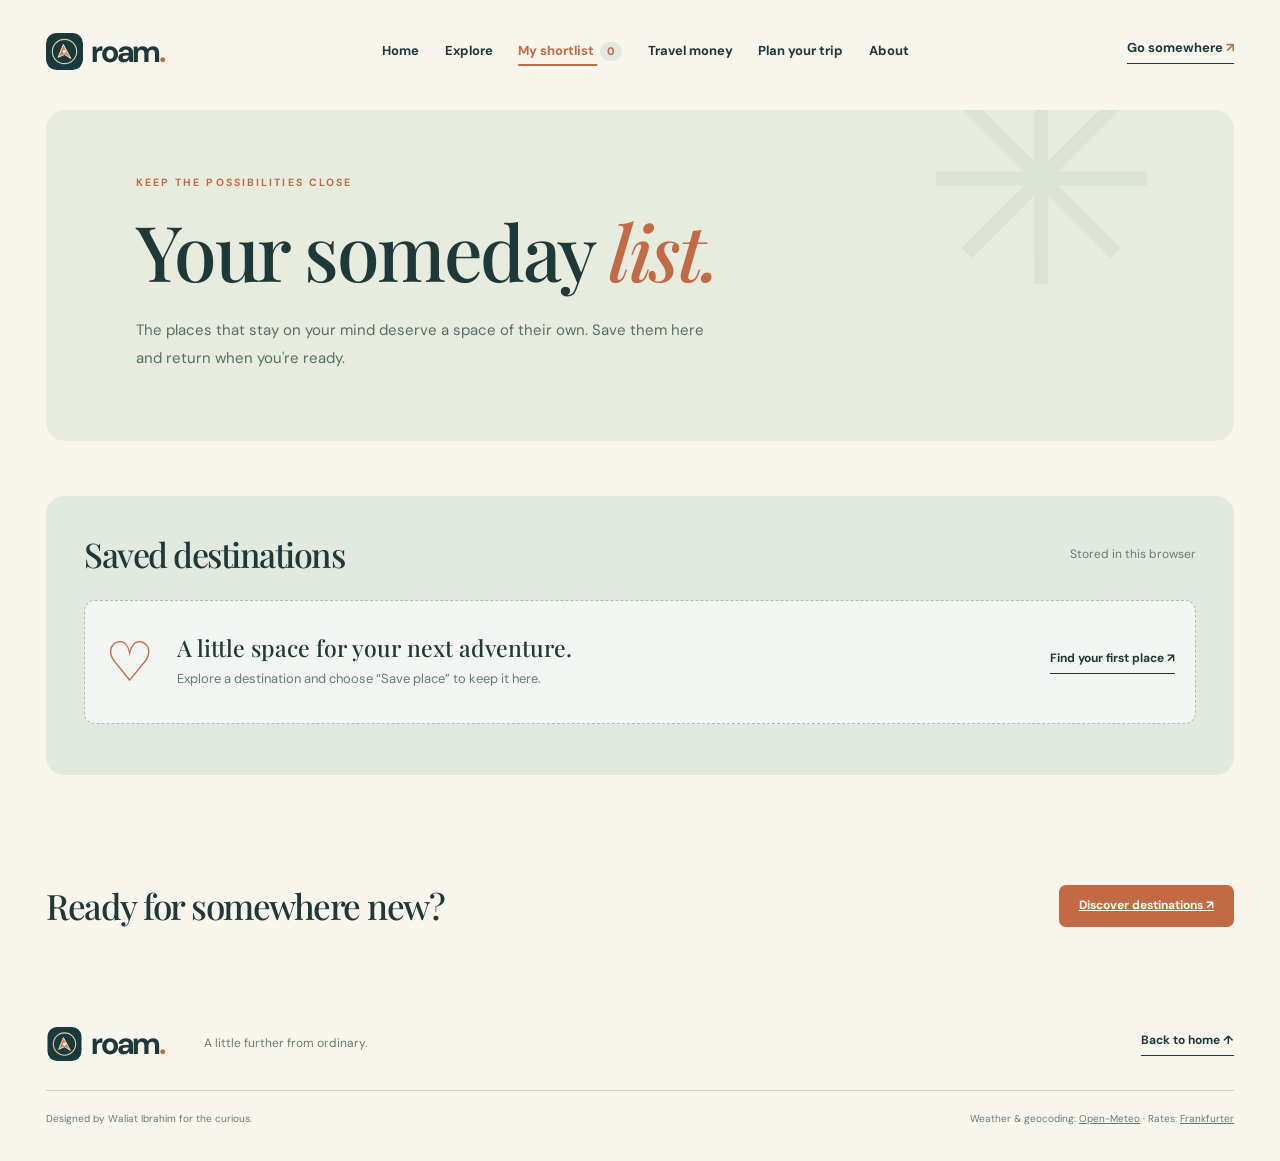
<file: shortlist.html>
<!DOCTYPE html>
    <html lang="en">
      <head>
        <meta charset="UTF-8">
        <meta name="viewport" content="width=device-width, initial-scale=1">
        <meta name="theme-color" content="#193a3d">
        <meta name="description" content="Find beautiful destinations, check the weather, save your favourites and plan your travel money with Roam.">
        <title>My shortlist | Roam</title>
        <link rel="icon" href="assets/logo.svg" type="image/svg+xml">
        <link rel="stylesheet" href="css/styles.css">
        <script src="js/app.js" defer></script>
      </head>
      <body data-page="shortlist">
        <a class="skip-link" href="#main">Skip to content</a>
        <header class="site-header wrap">
          <a class="brand" href="index.html" aria-label="Roam homepage"><img src="assets/logo.svg" width="39" height="39" alt=""><span>roam<span class="brand-dot">.</span></span></a>
          <nav aria-label="Main navigation"><a href="index.html">Home</a>
<a href="explore.html">Explore</a>
<a href="shortlist.html" aria-current="page">My shortlist <span id="saved-count" class="count">0</span></a>
<a href="travel-money.html">Travel money</a>
<a href="plan-your-trip.html">Plan your trip</a>
<a href="about.html">About</a></nav>
          <a class="header-note" href="explore.html">Go somewhere <span aria-hidden="true">↗</span></a>
        </header>
        <main id="main"><section class="page-banner wrap" aria-labelledby="shortlist-heading"><p class="eyebrow">KEEP THE POSSIBILITIES CLOSE</p><h1 id="shortlist-heading">Your someday <em>list.</em></h1><p>The places that stay on your mind deserve a space of their own. Save them here and return when you're ready.</p></section><section class="shortlist-section wrap"><div class="shortlist-toolbar"><h2>Saved destinations</h2><span class="saved-help">Stored in this browser</span></div><div id="shortlist-grid" class="shortlist-grid"></div><p id="shortlist-status" class="status" role="status"></p></section><section class="wrap next-step"><h2>Ready for somewhere new?</h2><a class="button primary" href="explore.html">Discover destinations ↗</a></section></main>
        <footer class="site-footer wrap">
          <div class="footer-top">
            <a class="brand" href="index.html" aria-label="Roam homepage"><img src="assets/logo.svg" width="34" height="34" alt=""><span>roam<span class="brand-dot">.</span></span></a>
            <p>A little further from ordinary.</p>
            <a href="index.html" class="text-link">Back to home ↑</a>
          </div>
          <div class="footer-bottom"><span>Designed by Waliat Ibrahim for the curious.</span><p>Weather &amp; geocoding: <a href="https://open-meteo.com/" target="_blank" rel="noopener noreferrer">Open-Meteo</a> · Rates: <a href="https://frankfurter.dev/" target="_blank" rel="noopener noreferrer">Frankfurter</a></p></div>
        </footer>
        <div id="toast" class="toast" role="status" aria-live="polite"></div>
        <noscript><p class="noscript">Enable JavaScript for destination search, live forecasts, favourites and currency conversion.</p></noscript>
      </body>
    </html>
</file>
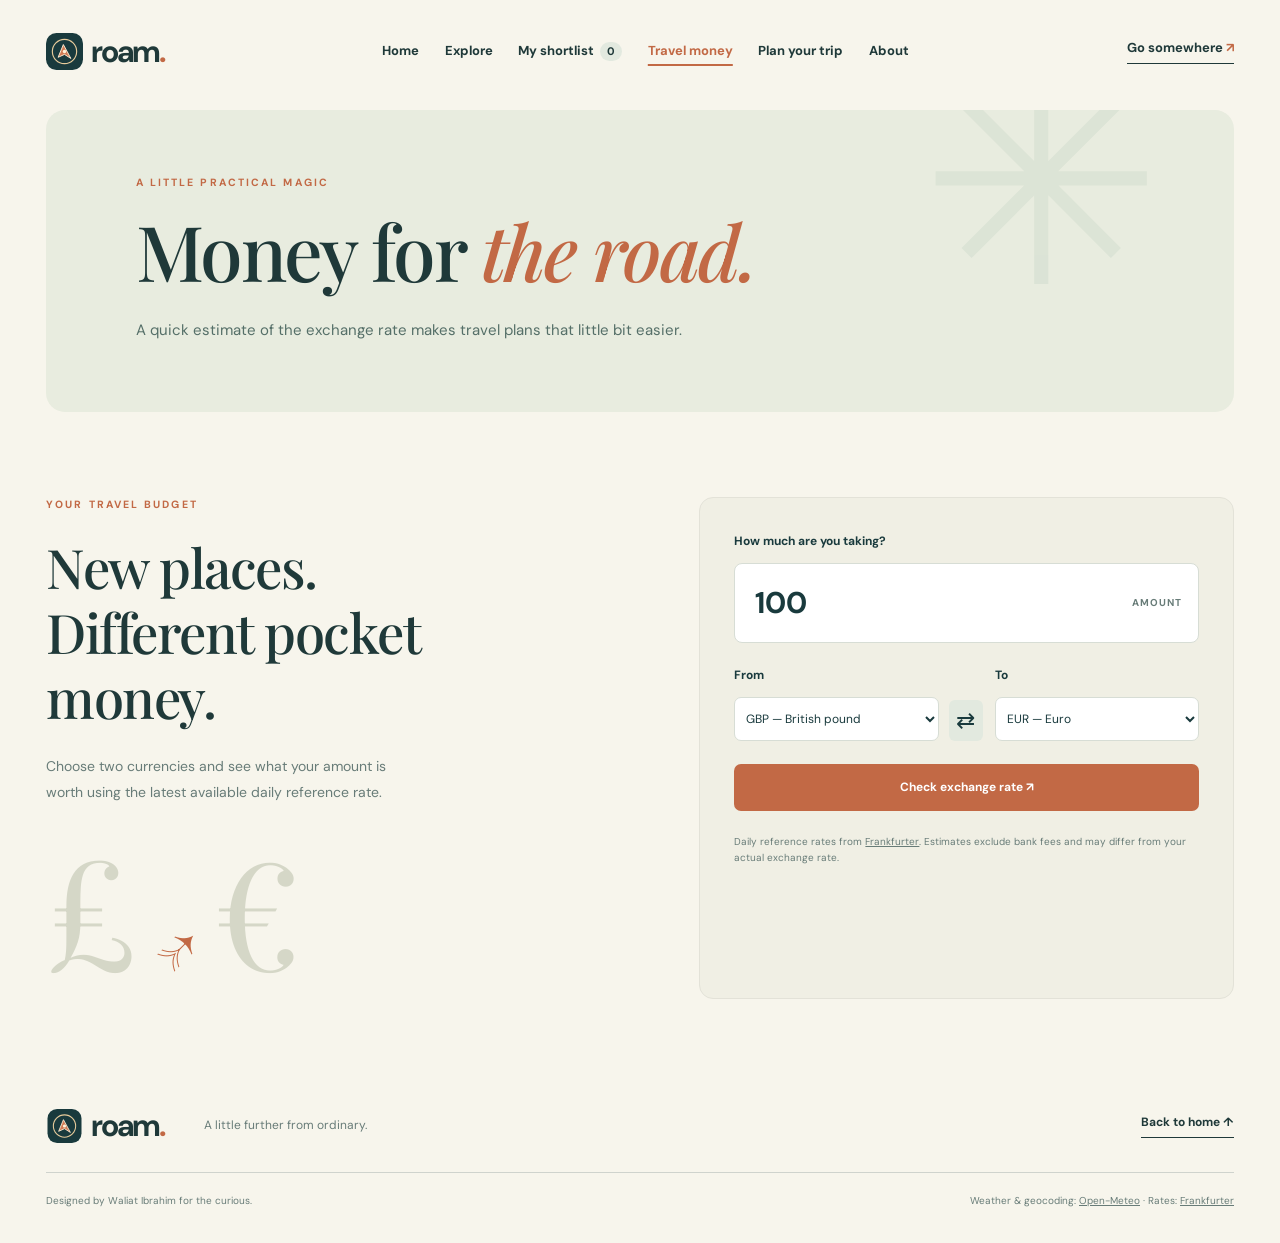
<file: travel-money.html>
<!DOCTYPE html>
    <html lang="en">
      <head>
        <meta charset="UTF-8">
        <meta name="viewport" content="width=device-width, initial-scale=1">
        <meta name="theme-color" content="#193a3d">
        <meta name="description" content="Find beautiful destinations, check the weather, save your favourites and plan your travel money with Roam.">
        <title>Travel money | Roam</title>
        <link rel="icon" href="assets/logo.svg" type="image/svg+xml">
        <link rel="stylesheet" href="css/styles.css">
        <script src="js/app.js" defer></script>
      </head>
      <body data-page="travel-money">
        <a class="skip-link" href="#main">Skip to content</a>
        <header class="site-header wrap">
          <a class="brand" href="index.html" aria-label="Roam homepage"><img src="assets/logo.svg" width="39" height="39" alt=""><span>roam<span class="brand-dot">.</span></span></a>
          <nav aria-label="Main navigation"><a href="index.html">Home</a>
<a href="explore.html">Explore</a>
<a href="shortlist.html">My shortlist <span id="saved-count" class="count">0</span></a>
<a href="travel-money.html" aria-current="page">Travel money</a>
<a href="plan-your-trip.html">Plan your trip</a>
<a href="about.html">About</a></nav>
          <a class="header-note" href="explore.html">Go somewhere <span aria-hidden="true">↗</span></a>
        </header>
        <main id="main"><section class="page-banner wrap" aria-labelledby="money-heading"><p class="eyebrow">A LITTLE PRACTICAL MAGIC</p><h1 id="money-heading">Money for <em>the road.</em></h1><p>A quick estimate of the exchange rate makes travel plans that little bit easier.</p></section>
<section class="money-section wrap"><div class="money-copy"><p class="eyebrow">YOUR TRAVEL BUDGET</p><h2>New places.<br>Different pocket money.</h2><p>Choose two currencies and see what your amount is worth using the latest available daily reference rate.</p><span class="money-decoration" aria-hidden="true">£ <span>↗</span> €</span></div><div class="converter"><form id="currency-form"><label for="amount">How much are you taking?</label><div class="amount-field"><input id="amount" name="amount" type="number" value="100" min="0.01" max="100000000" step="0.01" required inputmode="decimal"><span>AMOUNT</span></div><div class="currency-selectors"><div><label for="from-currency">From</label><select id="from-currency" name="from"><option value="GBP" selected>GBP — British pound</option><option value="EUR">EUR — Euro</option><option value="USD">USD — US dollar</option><option value="JPY">JPY — Japanese yen</option><option value="AUD">AUD — Australian dollar</option><option value="CAD">CAD — Canadian dollar</option></select></div><button id="swap-currencies" class="swap-button" type="button" aria-label="Swap currencies">⇄</button><div><label for="to-currency">To</label><select id="to-currency" name="to"><option value="GBP">GBP — British pound</option><option value="EUR" selected>EUR — Euro</option><option value="USD">USD — US dollar</option><option value="JPY">JPY — Japanese yen</option><option value="AUD">AUD — Australian dollar</option><option value="CAD">CAD — Canadian dollar</option></select></div></div><button id="convert-button" class="button primary" type="submit">Check exchange rate ↗</button></form><p id="currency-status" class="status" role="status" aria-live="polite"></p><output id="currency-result" for="amount from-currency to-currency" aria-live="polite"></output><p class="converter-note">Daily reference rates from <a href="https://frankfurter.dev/" target="_blank" rel="noopener noreferrer">Frankfurter</a>. Estimates exclude bank fees and may differ from your actual exchange rate.</p></div></section></main>
        <footer class="site-footer wrap">
          <div class="footer-top">
            <a class="brand" href="index.html" aria-label="Roam homepage"><img src="assets/logo.svg" width="34" height="34" alt=""><span>roam<span class="brand-dot">.</span></span></a>
            <p>A little further from ordinary.</p>
            <a href="index.html" class="text-link">Back to home ↑</a>
          </div>
          <div class="footer-bottom"><span>Designed by Waliat Ibrahim for the curious.</span><p>Weather &amp; geocoding: <a href="https://open-meteo.com/" target="_blank" rel="noopener noreferrer">Open-Meteo</a> · Rates: <a href="https://frankfurter.dev/" target="_blank" rel="noopener noreferrer">Frankfurter</a></p></div>
        </footer>
        <div id="toast" class="toast" role="status" aria-live="polite"></div>
        <noscript><p class="noscript">Enable JavaScript for destination search, live forecasts, favourites and currency conversion.</p></noscript>
      </body>
    </html>
</file>
<file: css/styles.css>
@import url('https://fonts.googleapis.com/css2?family=DM+Sans:wght@400;500;600;700&family=Playfair+Display:ital,wght@0,500;0,600;0,700;1,500;1,600&display=swap');
:root { --pine:#193a3d;--pine-dark:#122e31;--mint:#e2e9df;--cream:#f7f5ec;--sand:#edede2;--ink:#1f3939;--rust:#c26945;--gold:#e8b676;--line:rgba(25,58,61,.18);--muted:#687c78;--radius:17px; }
*{box-sizing:border-box}html{scroll-behavior:smooth}body{margin:0;background:var(--cream);color:var(--ink);font:16px/1.55 'DM Sans',Arial,sans-serif;-webkit-font-smoothing:antialiased}img{display:block;max-width:100%}button,input,select{font:inherit}button{cursor:pointer}a{color:inherit}a:focus-visible,button:focus-visible,input:focus-visible,select:focus-visible{outline:3px solid #cb754f;outline-offset:3px}.wrap{width:min(1230px,calc(100% - 92px));margin-inline:auto}.skip-link{position:absolute;top:-70px;left:10px;z-index:100;background:white;padding:10px 16px}.skip-link:focus{top:10px}.site-header{min-height:102px;display:flex;align-items:center;justify-content:space-between;gap:24px}.brand{display:inline-flex;align-items:center;gap:8px;font-size:31px;font-weight:700;letter-spacing:-2px;text-decoration:none;line-height:1}.brand img{width:37px}.brand-dot{color:var(--rust)}.site-header nav{display:flex;align-items:center;gap:38px;margin-left:6vw}.site-header nav a{font-size:13px;font-weight:700;text-decoration:none}.site-header nav a:hover,.text-link:hover{color:var(--rust)}.count{display:inline-block;background:var(--mint);padding:1px 7px;border-radius:30px;font-size:11px;margin-left:3px}.header-note{font-size:13px;font-weight:700;text-decoration:none;border-bottom:1px solid currentColor;padding-bottom:4px}.header-note span{color:var(--rust)}.hero{display:grid;grid-template-columns:50.5% 49.5%;min-height:620px;background:var(--pine);color:#fff;border-radius:20px;overflow:hidden}.hero-copy{padding:78px clamp(28px,5.2vw,74px) 50px clamp(26px,5.2vw,74px);position:relative;z-index:1}.eyebrow{font-size:10.5px;font-weight:700;letter-spacing:2.1px;margin:0 0 28px}.tiny-sun{font-size:18px;color:var(--gold);margin-right:7px;vertical-align:-2px}h1,h2,h3,p{margin-top:0}h1,h2{font-family:'Playfair Display',Georgia,serif;font-weight:500;letter-spacing:-1.5px}h1{font-size:clamp(51px,5.2vw,80px);line-height:1.11;margin:0 0 28px;letter-spacing:-2.5px}h1 em,h2 em{font-weight:500;color:#e4b37e}.hero-description{max-width:400px;line-height:1.8;color:#d5e0d9;font-size:14px;margin-bottom:38px}.search-form label,.converter form label{display:block;font-weight:700;font-size:12px;margin-bottom:12px}.search-field{display:flex;align-items:center;background:white;padding:7px;border-radius:9px;color:var(--pine);width:min(100%,490px);box-shadow:0 8px 22px rgba(0,0,0,.08)}.search-field svg{width:22px;flex-shrink:0;margin-left:11px;color:#63726e}.search-field input{outline:0;border:0;min-width:0;flex:1;height:40px;padding:0 10px;font-size:13px}.search-field input:focus-visible{outline:2px solid var(--rust);outline-offset:-2px}.button{display:inline-flex;gap:15px;align-items:center;justify-content:center;min-height:42px;padding:0 19px;border-radius:7px;font-size:12px;font-weight:700;border:1px solid transparent;white-space:nowrap}.button.primary{background:var(--rust);color:white}.button.primary:hover{background:#a85030}.button.quiet{background:transparent;border-color:var(--line);color:var(--pine)}.button.quiet:hover{background:var(--mint)}.field-hint{font-size:10.5px;color:#aabdb7;margin-top:10px}.status{min-height:0;font-size:13px}.status:not(:empty){margin:10px 0;padding:8px 0}.hero .status{color:#ffe0b4}.search-results{display:grid;gap:6px;max-width:490px;max-height:200px;overflow:auto}.search-results:empty{display:none}.search-results button{border:1px solid #65827d;background:#274d4b;text-align:left;padding:10px 13px;border-radius:6px;color:#fff;font-size:13px}.search-results button:hover{background:#38655e}.search-results button span{opacity:.74;display:block;font-size:11px}.hero-footnote{color:#b6ccc5;font-size:11px;margin-top:48px}.small-compass{color:var(--gold);margin-right:7px}.hero-art{min-height:620px;position:relative;background:#e8cda9;overflow:hidden}.hero-art>img{width:100%;height:100%;object-fit:cover}.art-caption,.art-number{position:absolute;z-index:2;font-size:9px;font-weight:700;letter-spacing:2px;color:var(--pine)}.art-caption{top:33px;right:28px}.art-caption span{font-size:17px;vertical-align:-1px}.art-number{bottom:30px;left:31px}.art-stamp{position:absolute;bottom:45px;right:37px;width:110px;height:110px;border-radius:50%;border:1px dashed var(--pine);display:flex;flex-direction:column;align-items:center;justify-content:center;transform:rotate(12deg);color:var(--pine);background:rgba(247,245,236,.35);font-size:9px;letter-spacing:1.5px}.art-stamp strong{font-size:38px;font-weight:400;line-height:1.2}.destination-section{padding:70px 0;border-bottom:1px solid var(--line)}.destination-section[hidden]{display:none}.section-heading{display:flex;justify-content:space-between;align-items:end;gap:30px;margin-bottom:28px}.section-heading .eyebrow,.about-section .eyebrow{color:var(--rust);margin-bottom:14px}h2{font-size:clamp(38px,4.25vw,57px);line-height:1.2;margin-bottom:0}.section-intro{color:var(--muted);font-size:13px;line-height:1.8;margin:0 0 4px}.detail-heading{align-items:center}.detail-actions{display:flex;gap:9px}.muted{color:var(--muted)}.facts{display:grid;grid-template-columns:repeat(4,minmax(0,1fr));gap:13px;margin:35px 0}.facts div{padding:20px;background:#edeee5;border-radius:12px}.facts dt{font-size:10px;font-weight:700;letter-spacing:1.2px;text-transform:uppercase;color:var(--muted)}.facts dd{margin:6px 0 0;font-size:16px;font-weight:700}.weather-heading{display:flex;justify-content:space-between;align-items:center;margin-top:24px}.weather-heading h3{font-family:'Playfair Display',Georgia,serif;font-size:24px;font-weight:500}.unit-switch{display:flex;border:1px solid var(--line);border-radius:8px;overflow:hidden}.unit-switch button{background:transparent;border:0;padding:6px 12px;font-size:13px}.unit-switch button[aria-pressed=true]{background:var(--pine);color:#fff}.weather-panel{display:grid;grid-template-columns:repeat(5,minmax(0,1fr));gap:12px}.weather-day{background:#e5eadd;border-radius:12px;padding:20px 12px;text-align:center}.weather-day b{display:block;font-size:14px}.weather-day .weather-icon{font-size:30px;display:block;margin:8px}.weather-day small{color:var(--muted);font-size:12px}.data-credit{color:var(--muted);font-size:11px;margin-top:15px}.inspiration{padding-top:110px;padding-bottom:100px}.filters{display:flex;gap:10px;flex-wrap:wrap;margin:26px 0}.filters button{border-radius:20px;border:1px solid var(--line);background:transparent;color:var(--pine);font-size:12px;font-weight:700;padding:9px 16px}.filters button[aria-pressed=true],.filters button:hover{background:var(--pine);color:white}.destination-grid{display:grid;grid-template-columns:repeat(4,minmax(0,1fr));gap:18px}.destination-card{min-width:0}.destination-card[hidden]{display:none}.postcard{width:100%;border:0;padding:0;background:transparent;text-align:left;color:var(--pine)}.postcard-art{height:215px;position:relative;border-radius:11px;overflow:hidden;background:#dcdccb}.postcard-art img{height:100%;width:100%;object-fit:cover;transition:transform .5s}.postcard:hover img{transform:scale(1.055)}.postcard-tag{position:absolute;top:13px;left:12px;background:rgba(255,255,255,.85);padding:5px 8px;font-size:8px;font-weight:700;letter-spacing:.75px;border-radius:3px}.card-arrow{position:absolute;right:10px;bottom:10px;background:#fff;width:32px;height:32px;display:grid;place-items:center;border-radius:50%;font-size:19px}.postcard-copy{padding:20px 5px 5px}.country-label{font-size:10px;font-weight:700;letter-spacing:1.5px;color:var(--rust)}.postcard-copy h3{font-family:'Playfair Display',Georgia,serif;font-size:29px;font-weight:500;line-height:1.3;margin:7px 0}.postcard-copy p{font-size:12px;color:var(--muted)}.shortlist-section{background:var(--mint);padding:58px 6%;border-radius:18px;margin-bottom:110px}.shortlist-grid{display:grid;grid-template-columns:repeat(3,minmax(0,1fr));gap:12px}.empty-state{display:flex;align-items:center;gap:23px;grid-column:1/-1;min-height:124px;padding:20px;background:rgba(255,255,255,.55);border:1px dashed #adc0b4;border-radius:11px}.empty-symbol{font:55px Georgia,serif;color:var(--rust)}.empty-state h3{font-family:'Playfair Display',Georgia,serif;font-weight:500;font-size:23px;margin:0}.empty-state p{margin:4px 0;color:var(--muted);font-size:13px}.text-link{font-size:12px;font-weight:700;text-decoration:none;border-bottom:1px solid currentColor;padding-bottom:5px;white-space:nowrap}.empty-state .text-link{margin-left:auto}.saved-place{border-radius:10px;padding:18px;background:white;display:flex;align-items:center;justify-content:space-between;gap:12px}.saved-place strong{display:block;font-size:16px}.saved-place small{display:block;color:var(--muted);font-size:11px}.saved-place-actions{display:flex;align-items:center;gap:7px}.saved-place button{padding:7px 10px;font-size:11px;border-radius:6px;border:1px solid var(--line);background:transparent;color:var(--pine)}.saved-place button:hover{background:var(--mint)}.money-section{display:grid;grid-template-columns:1fr 1fr;gap:10%;padding-bottom:110px}.money-copy{position:relative}.money-copy .eyebrow{color:var(--rust);margin-bottom:20px}.money-copy h2{margin-bottom:25px}.money-copy p:not(.eyebrow){max-width:365px;color:var(--muted);font-size:14px;line-height:1.8}.money-decoration{display:block;color:#d5d7c7;font-family:'Playfair Display',Georgia,serif;font-size:150px;letter-spacing:-10px;line-height:1.2}.money-decoration span{font-size:65px;color:var(--rust)}.converter{background:#f0efe4;border:1px solid #e3e2d8;padding:34px;border-radius:14px}.converter form label{color:var(--pine)}.amount-field{background:white;border:1px solid #d7ddd5;display:flex;align-items:center;border-radius:8px;padding-right:16px;margin-bottom:23px}.amount-field input{font-size:30px;font-weight:700;width:100%;min-width:0;padding:16px 20px;border:0;outline:0;border-radius:8px;background:transparent;color:var(--pine)}.amount-field span{font-size:10px;font-weight:700;letter-spacing:1px;color:var(--muted)}.currency-selectors{display:grid;grid-template-columns:1fr 36px 1fr;gap:10px;align-items:end;margin-bottom:23px}.currency-selectors select{min-width:0;width:100%;padding:12px 7px;border-radius:7px;border:1px solid #d7ddd5;background:white;color:var(--pine);font-size:12px}.swap-button{width:34px;height:41px;border-radius:6px;background:var(--mint);color:var(--pine);border:0;font-size:23px}.converter .button{width:100%;min-height:47px}.converter-note{font-size:10px;color:var(--muted);line-height:1.6;margin-top:23px}.converter output:not(:empty){display:block;background:white;border-radius:9px;margin-top:13px;padding:18px;color:var(--pine);font-size:23px;font-weight:700}.converter output small{display:block;font-size:11px;font-weight:500;color:var(--muted);margin-top:4px}.about-section{padding:83px 12%;text-align:center;background:var(--pine);color:white;border-radius:19px;margin-bottom:100px}.about-section h2{margin-bottom:20px}.about-section p:not(.eyebrow){font-size:14px;line-height:1.8;color:#d3e1d9;max-width:600px;margin:0 auto 28px}.about-section .text-link{color:#f2ce9d}.site-footer{padding-bottom:35px}.footer-top{display:flex;align-items:center;gap:40px;padding-bottom:29px;border-bottom:1px solid var(--line)}.footer-top p{margin:0;font-size:12px;color:var(--muted)}.footer-top .text-link{margin-left:auto}.footer-bottom{display:flex;justify-content:space-between;gap:20px;margin-top:20px;color:var(--muted);font-size:10px}.footer-bottom p{margin:0}.toast{position:fixed;bottom:25px;right:25px;z-index:40;max-width:320px;padding:12px 18px;background:var(--pine);color:white;border-radius:8px;box-shadow:0 10px 35px #0003;font-size:13px;opacity:0;pointer-events:none;transform:translateY(8px);transition:.2s}.toast.show{opacity:1;transform:translateY(0)}.noscript{position:fixed;bottom:0;background:#fff6e5;color:#333;padding:20px;width:100%;margin:0;text-align:center}
@media(max-width:1050px){.wrap{width:min(100% - 48px,1100px)}.site-header nav{gap:17px;margin:0}.hero-copy{padding:65px 32px 38px}.hero{grid-template-columns:52% 48%}.hero-art{min-height:600px}.postcard-art{height:175px}.destination-grid{gap:12px}.postcard-copy h3{font-size:25px}.shortlist-section{padding:42px}.money-section{gap:5%}}
@media(max-width:760px){.wrap{width:calc(100% - 30px)}.site-header{min-height:80px;flex-wrap:wrap;justify-content:space-between;gap:10px;padding-block:12px}.brand{font-size:25px}.site-header nav{order:3;width:100%;justify-content:center;gap:28px}.header-note{font-size:11px}.hero{grid-template-columns:1fr}.hero-copy{padding:56px 30px 35px}.hero-art{min-height:330px;height:330px}.hero-art>img{object-position:center 60%}h1{font-size:clamp(48px,9vw,66px)}.hero-footnote{margin-top:25px}.inspiration{padding:75px 0}.section-heading{align-items:start;flex-direction:column;gap:15px}.section-intro br{display:none}.destination-grid{grid-template-columns:repeat(2,minmax(0,1fr));gap:18px}.postcard-art{height:200px}.shortlist-section{margin-bottom:75px;padding:30px 20px}.shortlist-grid{grid-template-columns:1fr 1fr}.empty-state{align-items:start;flex-wrap:wrap}.empty-state .text-link{margin-left:0}.money-section{grid-template-columns:1fr;gap:25px;padding-bottom:70px}.money-decoration{display:none}.converter{padding:25px}.about-section{padding:65px 24px;margin-bottom:65px}.footer-top{flex-wrap:wrap;gap:15px}.footer-bottom{flex-direction:column}.facts{grid-template-columns:repeat(2,1fr)}.weather-panel{grid-template-columns:repeat(3,1fr)}.detail-heading{flex-direction:column}}
@media(max-width:430px){.header-note{display:none}.site-header nav{gap:14px;justify-content:flex-start}.site-header nav a{font-size:11px}.hero-copy{padding:45px 20px 25px}.hero-art{height:265px;min-height:265px}.hero-description{font-size:13px}.search-field{flex-wrap:wrap}.search-field input{flex:1}.search-field .button{width:100%}.destination-grid{gap:12px}.postcard-art{height:145px}.postcard-copy h3{font-size:23px}.postcard-copy p{font-size:11px}.postcard-tag{font-size:7px}.shortlist-grid{grid-template-columns:1fr}.weather-panel{grid-template-columns:repeat(2,1fr)}.currency-selectors{gap:6px}.currency-selectors select{font-size:10px;padding:12px 3px}.empty-state{gap:12px}.empty-symbol{font-size:34px}.empty-state h3{font-size:20px}}
@media(prefers-reduced-motion:reduce){html{scroll-behavior:auto}*,*:before,*:after{transition:none!important}}


.site-header nav { gap:clamp(13px,2vw,28px); margin-left:0 }
.site-header nav a[aria-current="page"] { color:var(--rust); text-decoration:underline; text-underline-offset:9px; text-decoration-thickness:2px }
.site-header .header-note { white-space:nowrap }
.hero-buttons { display:flex; flex-wrap:wrap; gap:12px }
.hero-buttons .button { min-height:49px }
.button.light-outline { background:transparent; color:white; border-color:#a2b8b0 }
.button.light-outline:hover { background:#ffffff1a }
.home-intro {display:grid; grid-template-columns:1fr 1fr; align-items:end; gap:10%; padding-top:100px; padding-bottom:74px}
.home-intro .eyebrow,.home-feature .eyebrow,.home-steps .eyebrow { color:var(--rust); margin-bottom:15px }
.home-intro h2 em { color:var(--rust) }
.home-intro>p { max-width:410px; font-size:16px; color:var(--muted); line-height:1.9; margin:0 }
.home-feature { padding-bottom:95px }
.home-steps { padding-bottom:105px }
.step-grid {display:grid;grid-template-columns:repeat(3,minmax(0,1fr));gap:18px;margin-top:36px}
.step-card {display:flex;flex-direction:column;min-height:285px;border-radius:14px;background:#e7ebdf;padding:28px;text-decoration:none;transition:transform .2s ease,background .2s ease}
.step-card:nth-child(2){background:#f2e9df}.step-card:nth-child(3){background:#e3e7e7}
.step-card:hover{transform:translateY(-4px)}.step-number{font-size:10px;letter-spacing:1.6px;font-weight:700;color:var(--rust)}
.step-symbol{font:normal 58px Georgia,serif;color:var(--pine);margin:11px 0 7px;line-height:1}.step-card:nth-child(3) .step-symbol{font-size:39px;margin-top:21px;margin-bottom:17px}
.step-card h3{font:normal 28px/1.2 'Playfair Display',Georgia,serif;margin:7px 0 10px}.step-card p{font-size:13px;color:#667773;margin-bottom:20px}
.step-action {font-size:12px;font-weight:700;margin-top:auto;color:var(--rust)}
.home-closer{margin-bottom:90px}
.page-banner{margin-top:8px;background:#e8ecdf;border-radius:19px;padding:65px clamp(26px,7vw,94px) 68px;position:relative;overflow:hidden}
.page-banner:after{content:'✳';position:absolute;right:6%;top:-70px;font-size:290px;line-height:1;color:#cbd9cb;opacity:.42;pointer-events:none}
.page-banner>*{position:relative;z-index:1}.page-banner .eyebrow{color:var(--rust);margin-bottom:17px}
.page-banner h1{font-size:clamp(50px,6vw,85px);line-height:1.1;max-width:770px;margin-bottom:23px}
.page-banner h1 em{color:var(--rust)}.page-banner>p:last-of-type{max-width:580px;color:#556f68;font-size:15px;line-height:1.9;margin-bottom:0}
.search-area{margin-top:-27px;position:relative;z-index:2;max-width:920px;background:var(--pine);color:white;padding:34px;border-radius:14px;box-shadow:0 16px 38px #193a3d19}
.search-area .search-field{width:100%;max-width:none}.search-area .field-hint{color:#afc2b8}.search-area .search-results{max-width:none;max-height:300px}
.search-area .status{color:#ffdbba}
body[data-page="explore"] .inspiration{padding-top:85px}
.postcard{display:block;text-decoration:none}
body[data-page="shortlist"] .shortlist-section{margin-top:55px;padding:38px;background:var(--mint)}
.shortlist-toolbar{display:flex;justify-content:space-between;align-items:center;gap:14px;margin-bottom:25px}
.shortlist-toolbar h2{font-size:34px}.saved-help{color:var(--muted);font-size:12px}
.next-step{display:flex;justify-content:space-between;align-items:center;gap:20px;padding-bottom:100px}.next-step h2{font-size:35px}
body[data-page="travel-money"] .money-section{padding-top:85px}
body[data-page="about"] .about-content{display:grid;grid-template-columns:1fr 1fr;gap:7%;align-items:center;padding:92px 0}
.about-illustration{background:#ccdacb;border-radius:17px;overflow:hidden;min-height:470px}.about-illustration img{width:100%;height:470px;object-fit:cover}
.about-story .eyebrow{color:var(--rust);margin-bottom:15px}.about-story h2{margin-bottom:25px}.about-story h2 em{color:var(--rust)}
.about-story p:not(.eyebrow){font-size:14px;line-height:1.9;color:var(--muted);margin-bottom:20px}.about-story .button{margin-top:13px}
.about-values{display:grid;grid-template-columns:repeat(3,1fr);gap:16px;padding-bottom:90px}
.about-values>div{padding:25px;border-top:2px solid var(--rust);background:#f0efe7}
.about-values span{font-size:12px;font-weight:700;color:var(--rust)}.about-values h3{font:normal 26px/1.3 'Playfair Display',Georgia,serif;margin:16px 0 10px}.about-values p{font-size:13px;color:var(--muted);margin:0}
.credit-section{background:var(--mint);border-radius:16px;padding:42px 55px;margin-bottom:100px}
.credit-section h2{font-size:35px;margin-bottom:12px}.credit-section p{max-width:780px;font-size:13px;line-height:1.9;color:var(--muted)}
.destination-banner{background:var(--pine);color:white}.destination-banner:after{color:#406366}
.destination-banner h1 em{color:var(--gold)}.destination-banner>p:last-of-type{color:#bfd0c9}
.destination-banner .detail-actions{margin-top:30px}.destination-banner .button.quiet{color:white;border-color:#829993}
.destination-banner .button.quiet:hover{background:#2d5053}
.destination-section{padding:55px 0 80px}.destination-section .facts{margin-top:0}.destination-section .weather-heading .eyebrow{color:var(--rust);margin-bottom:10px}
.destination-section .weather-heading h2{font-size:36px;margin-bottom:20px}.weather-heading{gap:18px}.weather-day b{margin-bottom:3px}
.destination-next{display:flex;align-items:center;justify-content:space-between;gap:24px;margin-top:15px;margin-bottom:100px}.destination-next .eyebrow{color:var(--rust);margin-bottom:10px}.destination-next h2{font-size:37px}
.search-results button { color:var(--pine); background:white; border:1px solid #d3e1dc; display:flex;align-items:center;justify-content:space-between;gap:15px;width:100%;border-radius:7px;padding:13px 15px;text-align:left;cursor:pointer }
.search-results button:hover {background:#e7eee8}.search-results button strong{font-size:13px}.search-results button span{font-size:11px;color:#67817c}
.saved-place a {text-decoration:none;font-size:12px;color:var(--pine);font-weight:700;border:1px solid var(--line);border-radius:6px;padding:7px 10px}
.saved-place a:hover {background:var(--mint)}.saved-place .saved-place-actions button{cursor:pointer}
button:disabled {opacity:.6;cursor:not-allowed}
@media(max-width:1050px){.site-header nav{gap:13px}.site-header nav a{font-size:12px}.site-header .header-note{display:none}}
@media(max-width:760px){.site-header nav{overflow-x:auto;order:3;width:100%;justify-content:flex-start;gap:24px;padding:5px 0 11px}.site-header nav a{white-space:nowrap}.home-intro{grid-template-columns:1fr;gap:20px;padding-top:75px}.home-intro>p{max-width:650px}.step-grid{grid-template-columns:1fr;gap:12px}.step-card{min-height:220px}.page-banner{padding:52px 30px 56px}.page-banner:after{right:-30px;font-size:180px;top:-30px}.search-area{width:calc(100% - 50px);padding:24px}.about-content{grid-template-columns:1fr!important;gap:30px}.about-illustration{min-height:300px}.about-illustration img{height:310px}.about-values{grid-template-columns:1fr;gap:12px}.next-step,.destination-next{align-items:start;flex-direction:column}.shortlist-toolbar{align-items:start;flex-direction:column}.destination-section .weather-heading h2{font-size:28px}.home-steps{padding-bottom:70px}}
@media(max-width:430px){.site-header nav{gap:18px}.site-header nav a{font-size:11px}.page-banner{padding:42px 22px}.page-banner h1{font-size:51px}.search-area{width:calc(100% - 38px);padding:19px}.search-area .search-field{flex-wrap:wrap}.search-area .search-field .button{width:100%}.home-intro{padding-top:60px}.home-feature{padding-bottom:65px}.credit-section{padding:30px 20px}.destination-banner .detail-actions{flex-wrap:wrap}body[data-page="shortlist"] .shortlist-section{padding:22px}.saved-place{flex-wrap:wrap}}
.travel-planner {
    max-width: 750px;
    margin: 50px auto;
    padding: 30px;
    box-sizing: border-box;
}
/* Page headings */
.travel-planner h1 {
    font-size: 42px;
    margin-bottom: 15px;
    line-height: 1.2;
}
.travel-planner h2 {
    font-size: 25px;
    margin-top: 30px;
    margin-bottom: 15px;
}
/* Form layout */
.travel-planner form {
    display: flex;
    flex-direction: column;
    gap: 14px;
    margin-top: 30px;
}

/* Labels */
.travel-planner form > label {
    display: block;
    font-size: 15px;
    font-weight: 500;
    margin-top: 10px;
}

.travel-planner input:not([type="radio"]):not([type="checkbox"]):not([type="range"]),
.travel-planner select,
.travel-planner textarea {
    display: block;
    width: 100%;
    padding: 13px;
    border: 1px solid #ccc;
    border-radius: 6px;
    font: inherit;
    box-sizing: border-box;
    background-color: white;
    color: #222;
}

.travel-planner fieldset {
    border: 1px solid #ddd;
    border-radius: 8px;
    padding: 20px;
    margin: 10px 0;
    min-width: 0;
}

.travel-planner legend {
    font-size: 16px;
    font-weight: 600;
    padding: 0 8px;
}

.travel-planner fieldset label {
    display: block;
    margin: 12px 0;
    font-size: 15px;
}

/* Radio buttons and checkboxes */
.travel-planner input[type="radio"],
.travel-planner input[type="checkbox"] {
    margin-right: 8px;
    cursor: pointer;
}

.travel-planner input[type="range"] {
    width: 100%;
    cursor: pointer;
}

.travel-planner output {
    font-weight: 600;
    font-size: 16px;
}

.travel-planner button {
    padding: 15px;
    border: none;
    border-radius: 6px;
    background-color: #252525;
    color: white;
    font: inherit;
    cursor: pointer;
    margin-top: 10px;
}

.travel-planner button:hover {
    opacity: 0.85;
}

.travel-planner button[type="reset"] {
    background-color: #eeeeee;
    color: #252525;
}

.travel-planner #confirmation {
    margin-top: 20px;
    font-weight: 600;
}

@media (max-width: 768px) {
    .travel-planner {
        margin: 20px auto;
        padding: 20px;
    }

    .travel-planner h1 {
        font-size: 32px;
    }

    .travel-planner h2 {
        font-size: 22px;
    }
}
</file>
